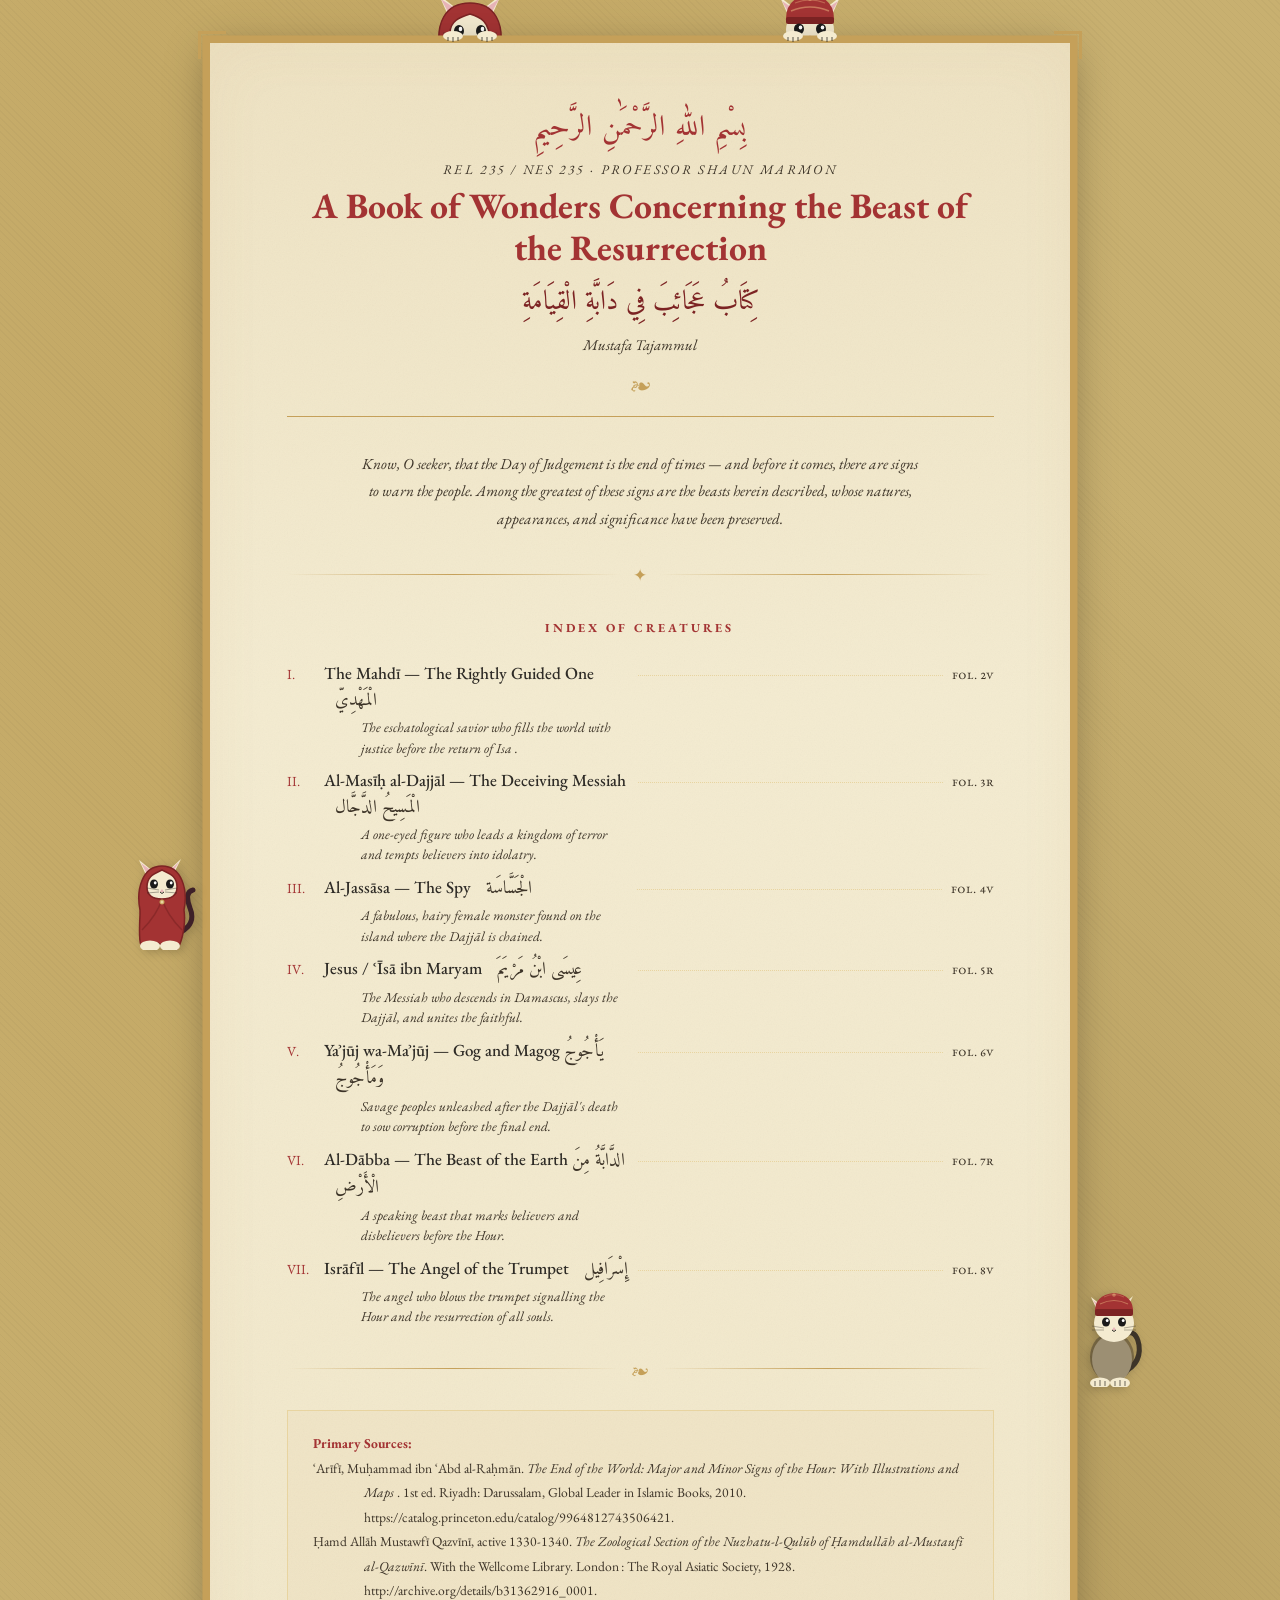
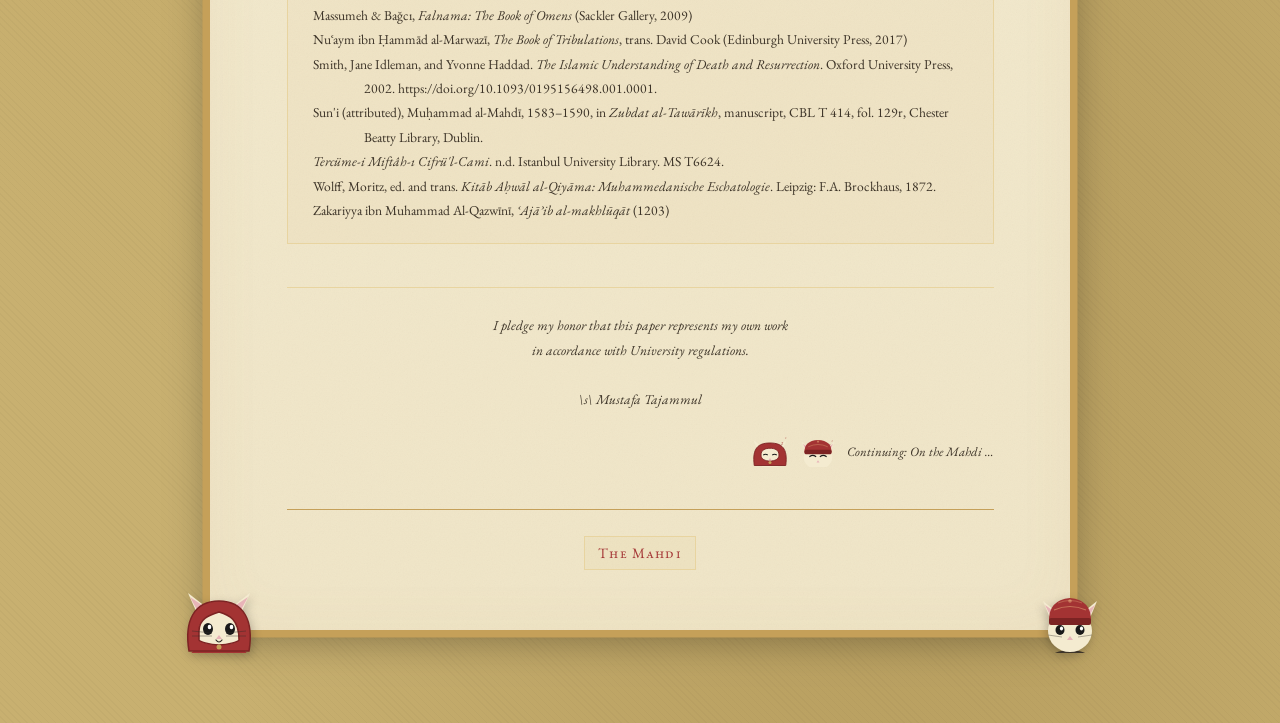
<file: index.html>
<!DOCTYPE html>
<html lang="en">
<head>
  <meta charset="UTF-8" />
  <meta name="viewport" content="width=device-width, initial-scale=1.0" />
  <title>A Book of Wonders Concerning the Beast of the Resurrection</title>
  <link rel="stylesheet" href="style.css" />
  <style>
    .compiler-block { text-align:center; margin-bottom:1.8rem; }
    .compiler-block p { font-size:.88rem; font-style:italic; color:var(--ink-faded); line-height:1.8; }
    .toc-preamble { font-size:.9rem; font-style:italic; line-height:1.8; color:var(--ink-faded); text-align:center; max-width:560px; margin:0 auto 1.5rem; }
    .seal-ornament { text-align:center; font-size:1.4rem; color:var(--gold); margin:1rem 0; letter-spacing:.5rem; }
    .toc-section-heading { font-size:.72rem; letter-spacing:.25em; text-transform:uppercase; color:var(--madder); margin:2rem 0 1rem; text-align:center; }
    .toc-creature-desc { font-size:.8rem; font-style:italic; color:var(--ink-faded); display:block; margin-top:.15rem; padding-left:2.2rem; }
    
    .bibliographic-note { font-size:.8rem; line-height:1.8;  color:var(--ink-faded);
                         padding: 1.2rem 1.5rem 1.2rem 4.5rem; 
                         text-indent: -3rem; 
                         border:1px solid var(--gold-pale); background:rgba(197,160,89,.05); margin-top:1.5rem; }
    .bibliographic-note strong { color:var(--madder); font-style:normal; }
 
  </style>
</head>
<body>
<main class="manuscript-page" role="main">
  <div class="corner-tr" aria-hidden="true"></div>
  <div class="corner-bl" aria-hidden="true"></div>
  <div class="page-inner">
    <span class="folio-number">fol. 1r</span>

    <p class="bismillah" lang="ar" dir="rtl">بِسْمِ اللهِ الرَّحْمَٰنِ الرَّحِيمِ</p>

    <header class="page-title-block">
      <p class="page-title-latin">REL 235 / NES 235 · Professor Shaun Marmon</p>
      <h1 class="page-title-main">A Book of Wonders Concerning the Beast of the Resurrection</h1>
      <p class="page-title-arabic" lang="ar" dir="rtl">كِتَابُ عَجَائِبَ فِي دَابَّةِ الْقِيَامَةِ</p>
      <p class="page-subtitle"><em> Mustafa Tajammul </em></p>
    </header>



    <p class="toc-preamble">
      Know, O seeker, that the Day of Judgement is the end of times —
      and before it comes, there are signs to warn the people. 
      Among the greatest
      of these signs are the beasts herein described, whose natures, 
      appearances, and significance have been preserved.
    </p>

    <div class="manuscript-rule" aria-hidden="true">✦</div>

    <nav aria-label="Table of Contents">
      <h2 class="toc-section-heading">Index of Creatures</h2>
      <ul class="toc-list" role="list">

        <li>
          <span class="toc-entry-num">I.</span>
          <span class="toc-entry-title">
            <a href="mahdi.html">The Mahdī — The Rightly Guided One <span class="arabic-toc" lang="ar" dir="rtl">الْمَهْدِيّ</span></a>
            <span class="toc-creature-desc">The eschatological savior who fills the world with justice before the return of Isa .</span>
          </span>
          <span class="toc-dots" aria-hidden="true"></span>
          <span class="toc-folio">fol. 2v</span>
        </li>

        <li>
          <span class="toc-entry-num">II.</span>
          <span class="toc-entry-title">
            <a href="dajjal.html">Al-Masīḥ al-Dajjāl — The Deceiving Messiah <span class="arabic-toc" lang="ar" dir="rtl">الْمَسِيحُ الدَّجَّال</span></a>
            <span class="toc-creature-desc">A one-eyed figure who leads a kingdom of terror and tempts believers into idolatry.</span>
          </span>
          <span class="toc-dots" aria-hidden="true"></span>
          <span class="toc-folio">fol. 3r</span>
        </li>

        <li>
          <span class="toc-entry-num">III.</span>
          <span class="toc-entry-title">
            <a href="jassasa.html">Al-Jassāsa — The Spy <span class="arabic-toc" lang="ar" dir="rtl">الْجَسَّاسَة</span></a>
            <span class="toc-creature-desc">A fabulous, hairy female monster found on the island where the Dajjāl is chained.</span>
          </span>
          <span class="toc-dots" aria-hidden="true"></span>
          <span class="toc-folio">fol. 4v</span>
        </li>

        <li>
          <span class="toc-entry-num">IV.</span>
          <span class="toc-entry-title">
            <a href="isa.html">Jesus / ʿĪsā ibn Maryam <span class="arabic-toc" lang="ar" dir="rtl">عِيسَى ابْنُ مَرْيَمَ</span></a>
            <span class="toc-creature-desc">The Messiah who descends in Damascus, slays the Dajjāl, and unites the faithful.</span>
          </span>
          <span class="toc-dots" aria-hidden="true"></span>
          <span class="toc-folio">fol. 5r</span>
        </li>

        <li>
          <span class="toc-entry-num">V.</span>
          <span class="toc-entry-title">
            <a href="yajuj.html">Yaʾjūj wa-Maʾjūj — Gog and Magog <span class="arabic-toc" lang="ar" dir="rtl">يَأْجُوجُ وَمَأْجُوجُ</span></a>
            <span class="toc-creature-desc">Savage peoples unleashed after the Dajjāl's death to sow corruption before the final end.</span>
          </span>
          <span class="toc-dots" aria-hidden="true"></span>
          <span class="toc-folio">fol. 6v</span>
        </li>

        <li>
          <span class="toc-entry-num">VI.</span>
          <span class="toc-entry-title">
            <a href="dabba.html">Al-Dābba — The Beast of the Earth <span class="arabic-toc" lang="ar" dir="rtl">الدَّابَّةُ مِنَ الْأَرْضِ</span></a>
            <span class="toc-creature-desc">A speaking beast that marks believers and disbelievers before the Hour.</span>
          </span>
          <span class="toc-dots" aria-hidden="true"></span>
          <span class="toc-folio">fol. 7r</span>
        </li>

        <li>
          <span class="toc-entry-num">VII.</span>
          <span class="toc-entry-title">
            <a href="israfil.html">Isrāfīl — The Angel of the Trumpet <span class="arabic-toc" lang="ar" dir="rtl">إِسْرَافِيل</span></a>
            <span class="toc-creature-desc">The angel who blows the trumpet signalling the Hour and the resurrection of all souls.</span>
          </span>
          <span class="toc-dots" aria-hidden="true"></span>
          <span class="toc-folio">fol. 8v</span>
        </li>

      </ul>
    </nav>

    <div class="manuscript-rule" aria-hidden="true">❧</div>

    <div class="bibliographic-note">
      <strong>Primary Sources:</strong><br>
      
      <p>ʻArīfī, Muḥammad ibn ʻAbd al-Raḥmān. <em>The End of the World: Major and Minor Signs of the Hour: With Illustrations and Maps </em>. 
      1st ed. Riyadh: Darussalam, Global Leader in Islamic Books, 2010. https://catalog.princeton.edu/catalog/9964812743506421. </p>
      
      <p> Ḥamd Allāh Mustawfī Qazvīnī, active 1330-1340. <em>The Zoological Section of the Nuzhatu-l-Qulūb of Ḥamdullāh al-Mustaufī al-Qazwīnī</em>. 
      With the Wellcome Library. London : The Royal Asiatic Society, 1928. http://archive.org/details/b31362916_0001. </p>
      <p> Massumeh &amp; Bağcı, <em>Falnama: The Book of Omens</em> (Sackler Gallery, 2009) </p>
      
      <p> Nuʿaym ibn Ḥammād al-Marwazī, <em>The Book of Tribulations</em>, trans. David Cook (Edinburgh University Press, 2017) </p>
      
      <p> Smith, Jane Idleman, and Yvonne Haddad. <em>The Islamic Understanding of Death and Resurrection</em>. Oxford University Press,
      2002. https://doi.org/10.1093/0195156498.001.0001.</p>
      
      <p> Sun'i (attributed), Muḥammad al-Mahdī, 1583–1590, in <em>Zubdat al-Tawārīkh</em>, manuscript, CBL T 414, fol. 129r, Chester Beatty Library, Dublin. </p>
      
      <p> <em>Tercüme-i Miftâh-ı Cifrü'l-Cami</em>. n.d. Istanbul University Library. MS T6624. </p>
      
      <p> Wolff, Moritz, ed. and trans.  <em>Kitāb Aḥwāl al-Qiyāma: Muhammedanische Eschatologie</em>. Leipzig: F.A. Brockhaus, 1872. </p>
        
      <p> Zakariyya ibn Muhammad Al-Qazwīnī, <em>ʿAjāʾib al-makhlūqāt</em> (1203) </p>
    
      
    </div>

    <div class="colophon-block">
      <p>
        <em>I pledge my honor that this paper represents my own work<br>
        in accordance with University regulations.</em><br><br>
        \s\ Mustafa Tajammul
      </p>
    </div>

    <div class="catchword"><em>Continuing: On the Mahdi …</em></div>

    <nav class="page-nav" aria-label="Page navigation" style="justify-content: center;" >
      <a href="mahdi.html">The Mahdi</a>
    </nav>

  </div>
</main>
 <script src="cats.js"></script>
</body>
</html>
</file>
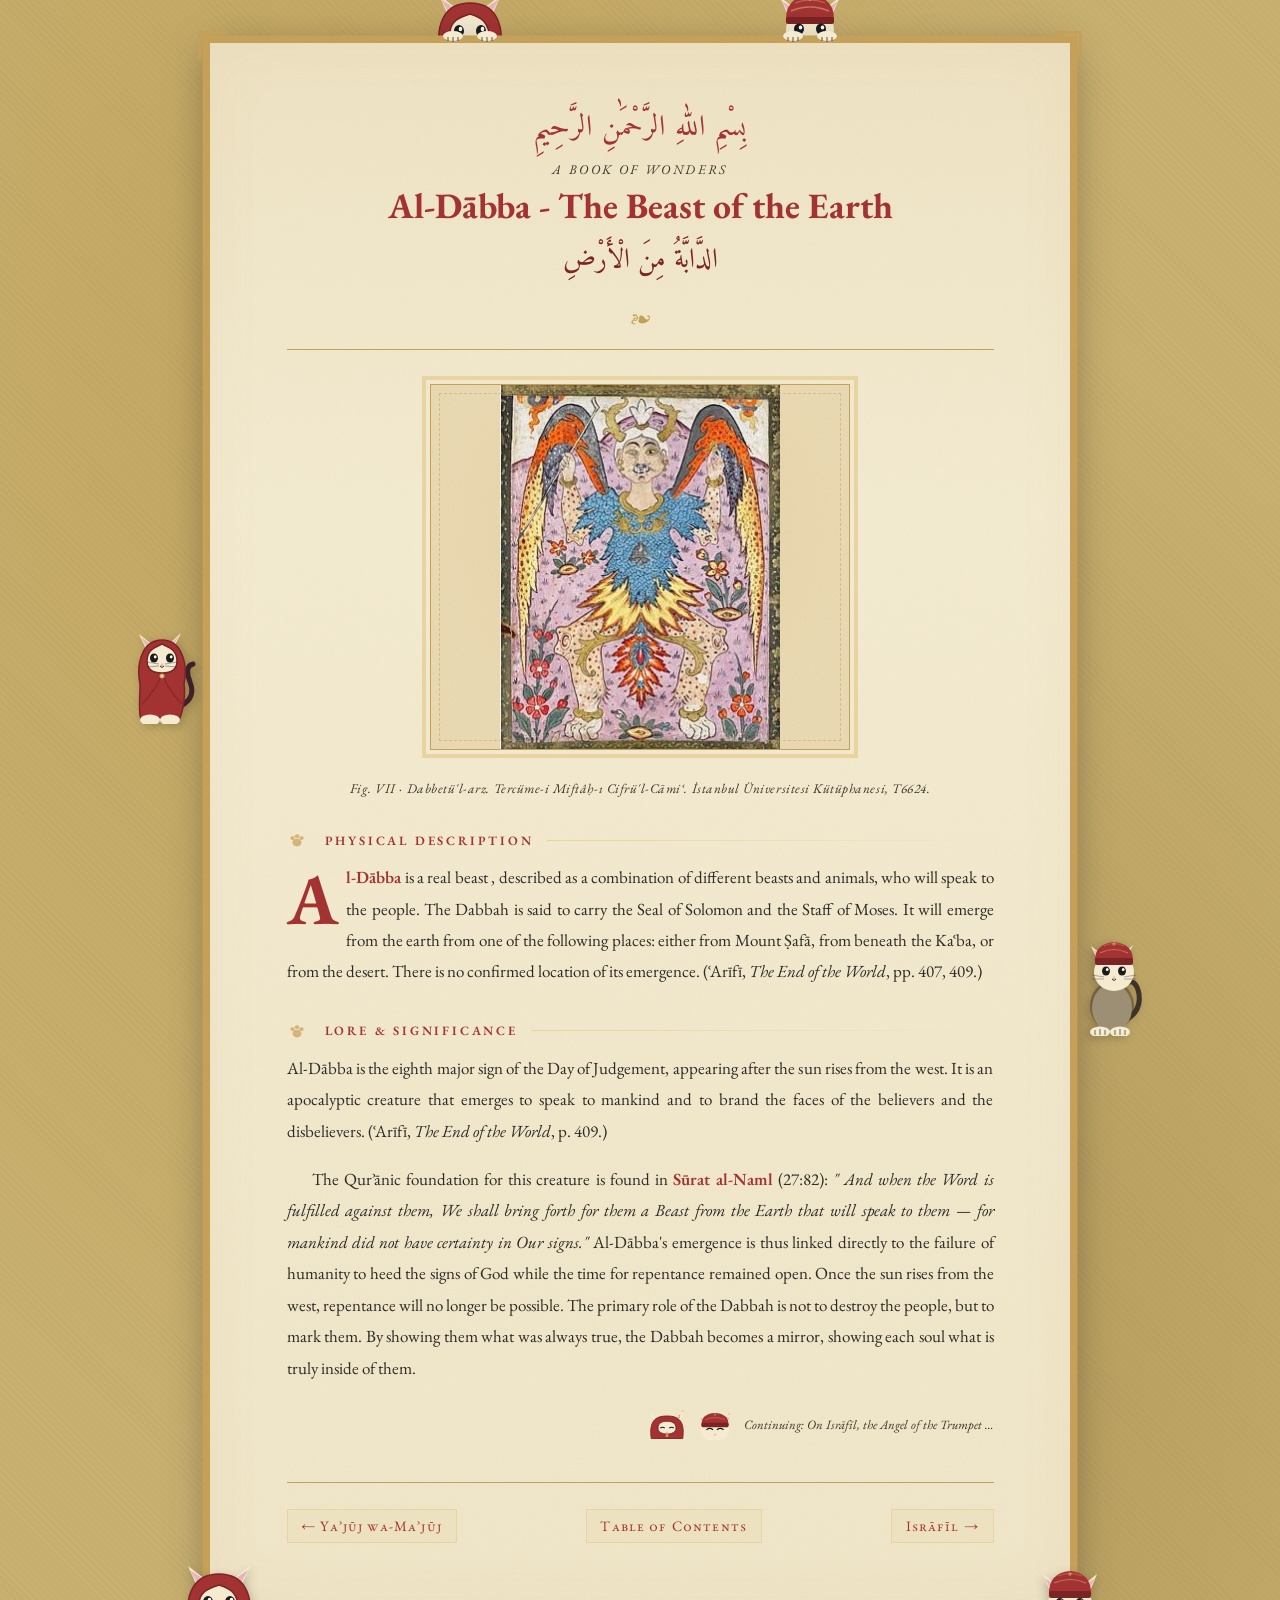
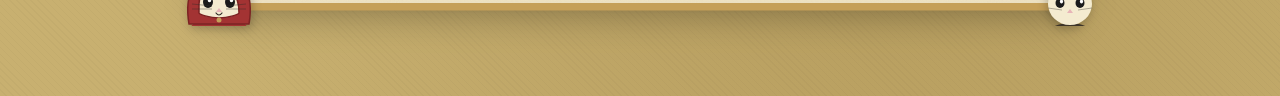
<file: dabba.html>
<!DOCTYPE html>
<html lang="en">
<head>
  <meta charset="UTF-8" />
  <meta name="viewport" content="width=device-width, initial-scale=1.0" />
  <title>Al-Dābba — A Book of Wonders</title>
  <link rel="stylesheet" href="style.css" />
  <style>
    .analysis-block {
      background: rgba(163,51,51,0.05);
      border-left: 3px solid var(--madder);
      padding: .85rem 1.2rem;
      margin: 1.2rem 0;
      font-size: .88rem;
      font-style: italic;
      color: var(--madder-dark);
      line-height: 1.75;
    }
    .analysis-block::before {
      content: 'Thematic Significance · ';
      font-weight: 700;
      font-style: normal;
      font-size: .72rem;
      letter-spacing: .1em;
      text-transform: uppercase;
      display: block;
      margin-bottom: .3rem;
    }
  </style>
</head>
<body>
<main class="manuscript-page" role="main">
  <div class="corner-tr" aria-hidden="true"></div>
  <div class="corner-bl" aria-hidden="true"></div>
  <div class="page-inner">
    <span class="folio-number">fol. 28v</span>

    <p class="bismillah" lang="ar" dir="rtl">بِسْمِ اللهِ الرَّحْمَٰنِ الرَّحِيمِ</p>

    <header class="page-title-block">
      <p class="page-title-latin">A Book of Wonders</p>
      <h1 class="page-title-main">Al-Dābba - The Beast of the Earth</h1>
      <p class="page-title-arabic" lang="ar" dir="rtl">الدَّابَّةُ مِنَ الْأَرْضِ</p>
    </header>

    <!-- Illustration — sourced from Tercüme-i Miftâh-ı Cifrü'l-Cami, Istanbul University Library T6624 -->
    <figure class="illustration-frame" role="img" aria-label="Dabbetü'l-arz, from Tercüme-i Miftah-i Cifru'l-Cami, Istanbul University Library T6624">
     <img src = "dabba.jpg"></img>
    </figure>
    <figcaption class="illustration-caption">
      Fig. VII · <em>Dabbetü'l-arz.</em>
      <em>Tercüme-i Miftâḥ-ı Cifrü'l-Cāmiʿ.</em>
      İstanbul Üniversitesi Kütüphanesi, T6624.
    </figcaption>

    <!-- Physical Description -->
    <h2 class="section-header">Physical Description</h2>
    <p class="manuscript-text has-dropcap">
      <span class="rubric">Al-Dābba</span> is a real beast ,
       described as a combination of different beasts and animals, who will speak to the people. 
      The Dabbah is said to carry the Seal of Solomon and the Staff of Moses.
      It will emerge from the earth from one of the following places: either from Mount Ṣafā, 
      from beneath the Kaʿba, or from the desert.
      There is no confirmed  location of its emergence.
      (ʿArīfī, <em>The End of the World</em>, pp. 407, 409.)
    </p>

    <!-- Lore -->
    <h2 class="section-header">Lore &amp; Significance</h2>
    <p class="manuscript-text">
      Al-Dābba is the eighth major sign of the Day of Judgement,
      appearing after the sun rises from the west. 
      It is an apocalyptic creature that emerges to speak
      to mankind and to brand the faces of the believers and the disbelievers.
      (ʿArīfī, <em>The End of the World</em>, p. 409.)
    </p>
    <p class="manuscript-text">
      The Qurʾānic foundation for this creature is found in
      <span class="rubric">Sūrat al-Naml</span> (27:82):
      <em>" And when the Word is fulfilled against them, We shall bring forth for
         them a Beast from the Earth
      that will speak to them — for mankind did not have certainty in Our signs."</em>
      Al-Dābba's emergence is thus linked directly to the failure of humanity to heed the signs of God
      while the time for repentance remained open. Once the sun rises from the west, repentance will 
      no longer be possible. The
       primary role of the Dabbah is not to destroy 
      the people, but to mark them.  By showing them what was always true,
       the Dabbah becomes a mirror, 
      showing each soul what is truly inside of them.

    </p>

    <div class="catchword"><em>Continuing: On Isrāfīl, the Angel of the Trumpet …</em></div>

    <nav class="page-nav" aria-label="Page navigation">
      <a href="yajuj.html">← Yaʾjūj wa-Maʾjūj</a>
      <span class="nav-center" aria-hidden="true">
        <a href="index.html"> Table of Contents </a>
      </span>      
      <a href="israfil.html">Isrāfīl →</a>
    </nav>
  </div>
</main>
  <script src="cats.js"></script>
</body>
</html>
</file>
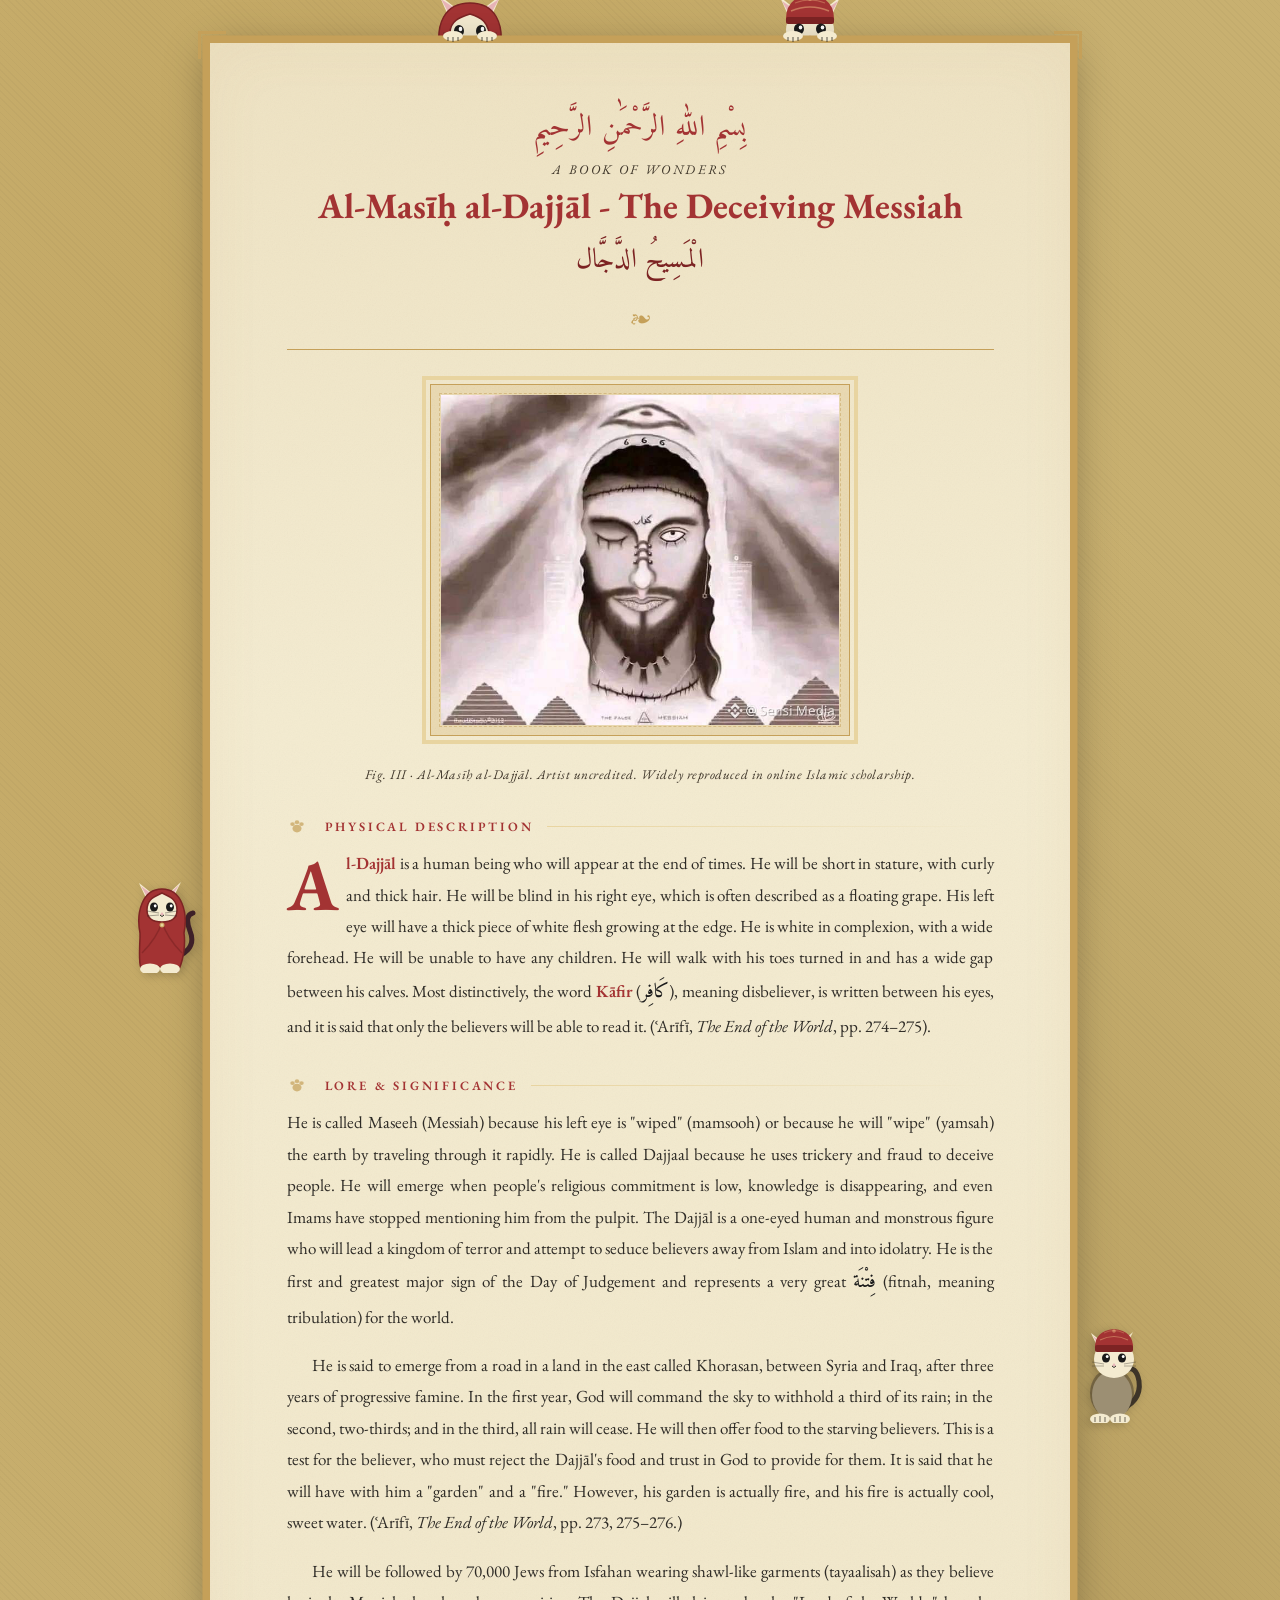
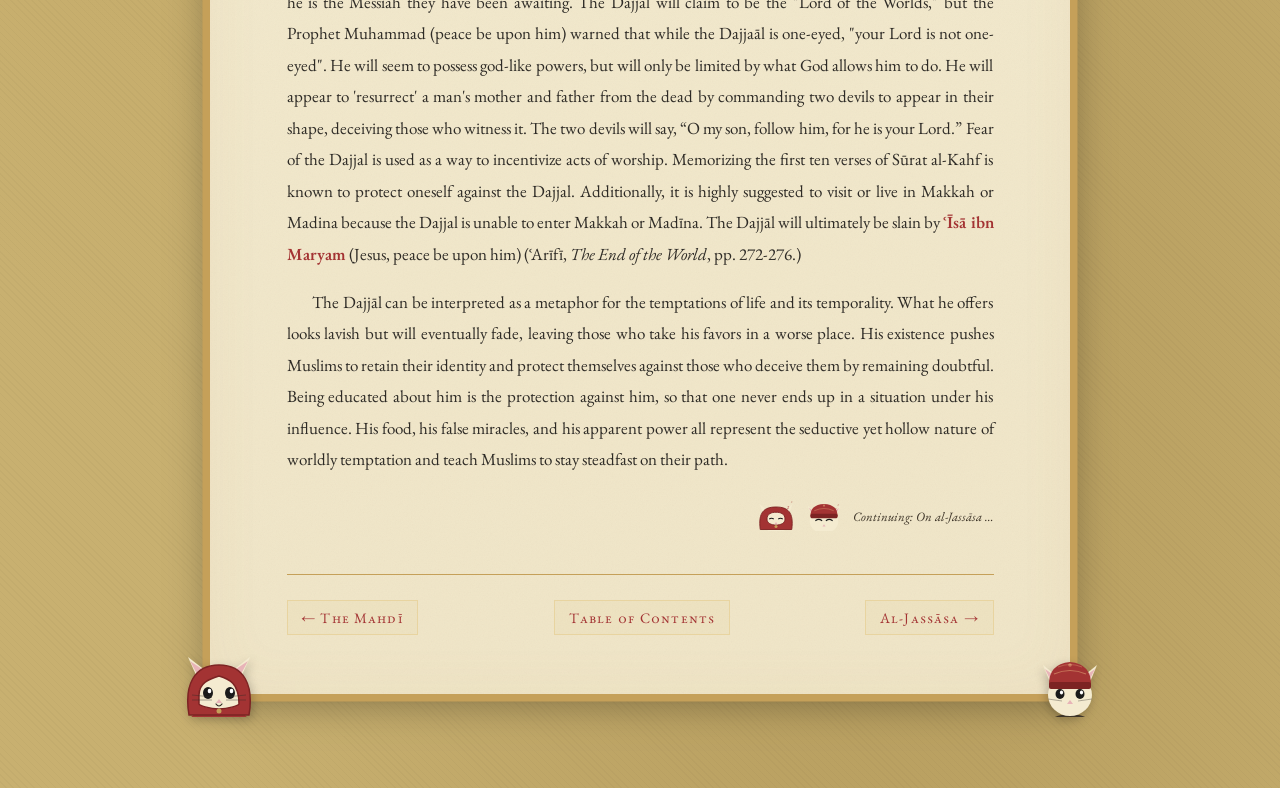
<file: dajjal.html>
<!DOCTYPE html>
<html lang="en">
<head>
  <meta charset="UTF-8" />
  <meta name="viewport" content="width=device-width, initial-scale=1.0" />
  <title>Al-Masīḥ al-Dajjāl — A Book of Wonders</title>
  <link rel="stylesheet" href="style.css" />
  <style>
    .analysis-block {
      background: rgba(163,51,51,0.05);
      border-left: 3px solid var(--madder);
      padding: .85rem 1.2rem;
      margin: 1.2rem 0;
      font-size: .88rem;
      font-style: italic;
      color: var(--madder-dark);
      line-height: 1.75;
    }
    .analysis-block::before {
      content: 'Thematic Significance · ';
      font-weight: 700;
      font-style: normal;
      font-size: .72rem;
      letter-spacing: .1em;
      text-transform: uppercase;
      display: block;
      margin-bottom: .3rem;
    }
  </style>
</head>
<body>
<main class="manuscript-page" role="main">
  <div class="corner-tr" aria-hidden="true"></div>
  <div class="corner-bl" aria-hidden="true"></div>
  <div class="page-inner">
    <span class="folio-number">fol. 9r</span>

    <p class="bismillah" lang="ar" dir="rtl">بِسْمِ اللهِ الرَّحْمَٰنِ الرَّحِيمِ</p>

    <header class="page-title-block">
      <p class="page-title-latin">A Book of Wonders </p>
      <h1 class="page-title-main">Al-Masīḥ al-Dajjāl - The Deceiving Messiah</h1>
      <p class="page-title-arabic" lang="ar" dir="rtl">الْمَسِيحُ الدَّجَّال</p>
    </header>

  
    <!-- Illustration — uncredited image widely used in online scholarship, as noted in the PDF -->
    <figure class="illustration-frame"> 
      <img src="dajjal.jpg" alt="Al-Masīḥ al-Dajjāl, depicted as a one-eyed figure with a wide forehead and a blind right eye
      described as a floating grape. The word 'Kāfir' is written between his eyes, meaning 'disbeliever'.
       The image is widely used in online Islamic scholarship, but the specific artist is not credited in
        major archives." class="sourced-image" />  
    </figure>
    <figcaption class="illustration-caption">
      Fig. III · <em>Al-Masīḥ al-Dajjāl.</em>
      Artist uncredited. Widely reproduced in online Islamic scholarship.
    </figcaption>

    <!-- Physical Description -->
    <h2 class="section-header">Physical Description</h2>
    <p class="manuscript-text has-dropcap">
      <span class="rubric">Al-Dajjāl</span> is a human being who will appear at the end of times.
       He will be short in stature, with curly and thick hair.
      He will be blind in his right eye, which is often described as a floating grape. His  
      left eye will have a thick piece of white flesh growing at the edge.
      He is white in complexion, with a wide forehead. He will be unable to have any children. 
      He will walk with his toes turned in and has a wide gap between his calves.
       Most distinctively,
      the word <span class="rubric">Kāfir</span>
      (<span class="arabic-inline" lang="ar" dir="rtl">كَافِر</span>), meaning disbeliever, 
      is written between his eyes, and it is said that only the believers will be able to read it.
      (ʿArīfī, <em>The End of the World</em>, pp. 274–275).
    </p>

    <!-- Lore -->
    <h2 class="section-header">Lore &amp; Significance</h2>
    <p class="manuscript-text">
      He is called Maseeh (Messiah) because his left eye 
      is "wiped" (mamsooh) or because he will "wipe" (yamsah) the earth by
       traveling through it rapidly. He is called Dajjaal 
       because he uses trickery and fraud to deceive people. He will emerge when
        people's religious commitment is low, knowledge is disappearing, and even
         Imams have stopped mentioning him from the pulpit. 
      The Dajjāl is a one-eyed human and monstrous figure who will lead a kingdom of terror
       and attempt to seduce believers away from Islam and into idolatry. He is 
       the first and greatest major sign of the Day of Judgement 
      and represents a very great <span class="arabic-inline" lang="ar" dir="rtl">فِتْنَة</span>
      (fitnah, meaning tribulation) for the world. 
      </p>
    <p class="manuscript-text">
      He is said to emerge from a road in a land
       in the east called 
      Khorasan, between Syria and Iraq, after three years of progressive famine. 
      In the first year, God will
      command the sky to withhold a third of its rain; in the second, two-thirds; and in the third,
      all rain will cease. He will then offer food to the starving believers. 
      This is a test for the believer, who must reject the Dajjāl's food and trust in God to 
      provide for them. It is said that he will have with him a "garden" and a "fire."
       However, his garden is actually fire, 
       and his fire is actually cool, sweet water.
      (ʿArīfī, <em>The End of the World</em>, pp. 273, 275–276.)
    </p>
    <p class="manuscript-text">
      He will be followed by 70,000 Jews from Isfahan wearing shawl-like garments (tayaalisah) as they 
      believe he is the Messiah they have been awaiting. The Dajjal will claim to be the "Lord of the Worlds,"
      but the Prophet Muhammad (peace be upon him) warned that while the Dajjaāl is one-eyed, 
      "your Lord is not one-eyed". 
      He will seem to possess god-like powers, but will only be limited by what God allows him to do.
       He will appear to 'resurrect' a man's mother and father
      from the dead by commanding two devils to appear in their shape, deceiving those who witness it.
      The two devils will say,
        “O my son, follow him, for he is your Lord.”
       Fear of the Dajjal is used as a way to incentivize acts of worship. Memorizing 
      the first ten verses of Sūrat al-Kahf is known to protect oneself against the Dajjal. 
      Additionally, it is highly suggested to visit or live in Makkah or  Madina because the Dajjal 
       is unable to enter Makkah or Madīna. The Dajjāl will ultimately be slain by
      <span class="rubric">ʿĪsā ibn Maryam</span> (Jesus, peace be upon him)
       (ʿArīfī, <em>The End of the World</em>, pp. 272-276.)
    </p>

     <p class="manuscript-text">
     The Dajjāl can be interpreted as a metaphor for the  temptations of life and its temporality.
      What he offers looks lavish but will eventually fade, leaving those who take his 
      favors in a worse place. His existence pushes Muslims to retain their 
      identity and protect themselves against those who deceive them by remaining doubtful.
      Being educated about him is the protection against him, so that one never ends up
      in a situation under his influence. His food, his false miracles, and his apparent
      power all represent the seductive yet hollow nature of worldly temptation and teach 
      Muslims to stay steadfast on their path.
      
    </p>


    <div class="catchword"><em>Continuing: On al-Jassāsa …</em></div>

    <nav class="page-nav" aria-label="Page navigation">
      <a href="mahdi.html">← The Mahdī</a>
       <span class="nav-center" aria-hidden="true">
        <a href="index.html"> Table of Contents </a>
      </span>
      <a href="jassasa.html">Al-Jassāsa →</a>
    </nav>
  </div>
</main>
 <script src="cats.js"></script>
</body>
</html>
</file>
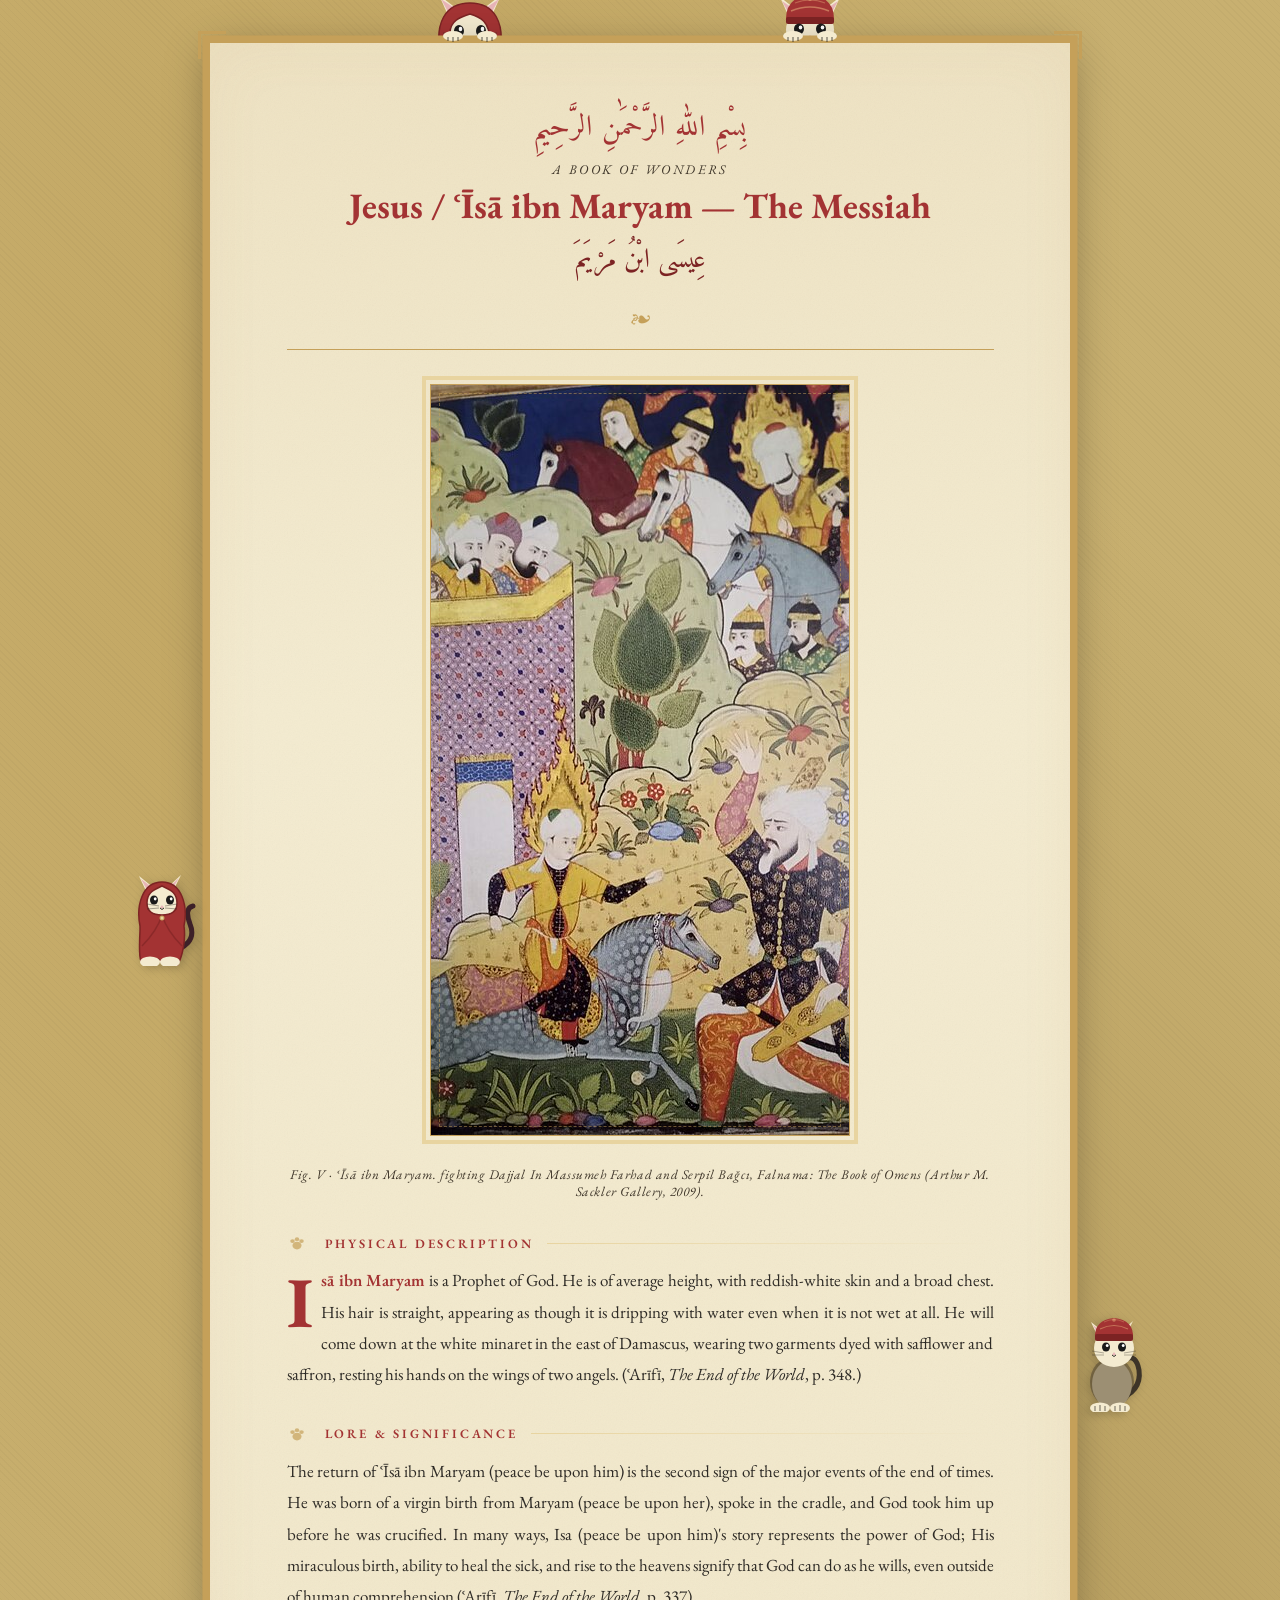
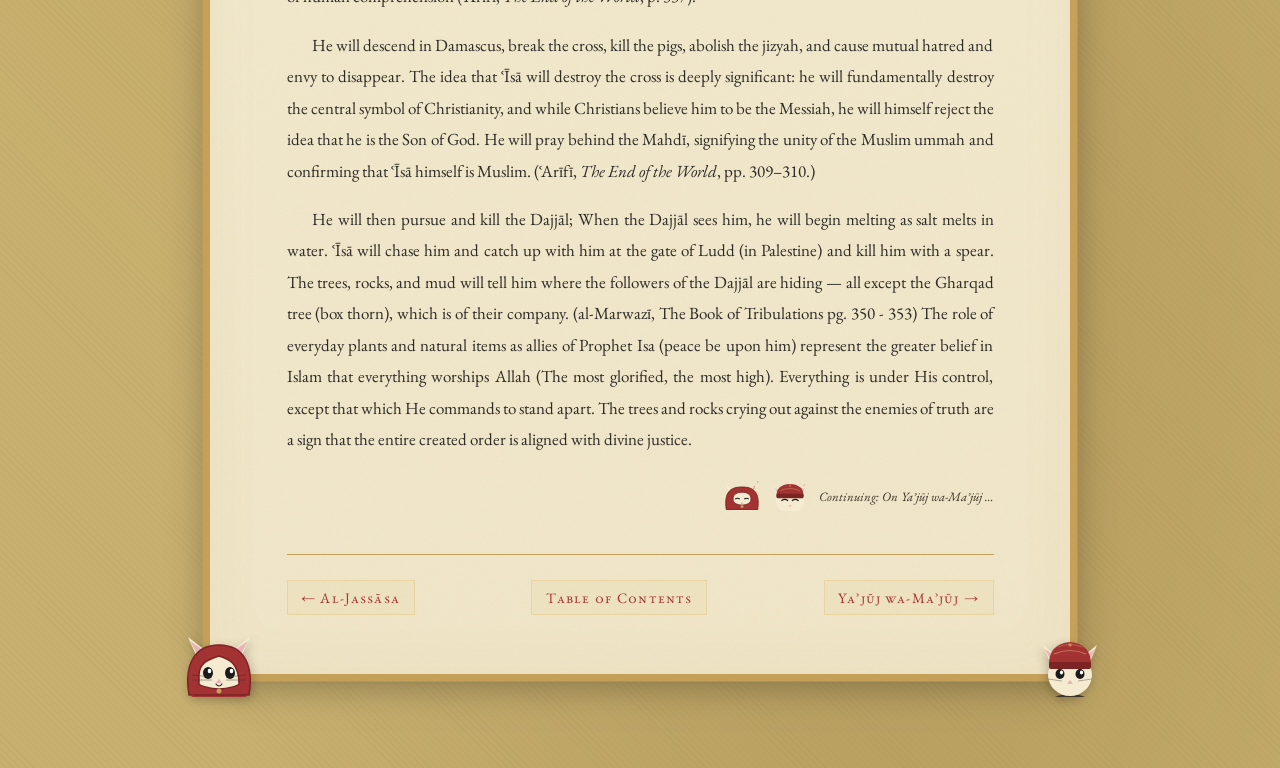
<file: isa.html>
<!DOCTYPE html>
<html lang="en">
<head>
  <meta charset="UTF-8" />
  <meta name="viewport" content="width=device-width, initial-scale=1.0" />
  <title>ʿĪsā ibn Maryam — A Book of Wonders</title>
  <link rel="stylesheet" href="style.css" />
  <style>
    .analysis-block {
      background: rgba(163,51,51,0.05);
      border-left: 3px solid var(--madder);
      padding: .85rem 1.2rem;
      margin: 1.2rem 0;
      font-size: .88rem;
      font-style: italic;
      color: var(--madder-dark);
      line-height: 1.75;
    }
    .analysis-block::before {
      content: 'Thematic Significance · ';
      font-weight: 700;
      font-style: normal;
      font-size: .72rem;
      letter-spacing: .1em;
      text-transform: uppercase;
      display: block;
      margin-bottom: .3rem;
    }
  </style>
</head>
<body>
<main class="manuscript-page" role="main">
  <div class="corner-tr" aria-hidden="true"></div>
  <div class="corner-bl" aria-hidden="true"></div>
  <div class="page-inner">
    <span class="folio-number">fol. 18v</span>

    <p class="bismillah" lang="ar" dir="rtl">بِسْمِ اللهِ الرَّحْمَٰنِ الرَّحِيمِ</p>

    <header class="page-title-block">
      <p class="page-title-latin">A Book of Wonders</p>
      <h1 class="page-title-main">Jesus / ʿĪsā ibn Maryam — The Messiah</h1>
      <p class="page-title-arabic" lang="ar" dir="rtl">عِيسَى ابْنُ مَرْيَمَ</p>
    </header>

 
    <!-- Illustration — from Falnama: The Book of Omens (Massumeh & Bagci, Sackler Gallery 2009) per the PDF -->
    <figure class="illustration-frame" role="img" aria-label="Jesus / Isa ibn Maryam, from Falnama: The Book of Omens">
      <img src="isa.jpg"> </img>
    </figure>
    <figcaption class="illustration-caption">
      Fig. V · <em>ʿĪsā ibn Maryam.</em> fighting Dajjal 
      In Massumeh Farhad and Serpil Bağcı, <em>Falnama: The Book of Omens</em>
      (Arthur M. Sackler Gallery, 2009).
    </figcaption>

    <!-- Physical Description -->
    <h2 class="section-header">Physical Description</h2>
    <p class="manuscript-text has-dropcap">
      <span class="rubric">Isā ibn Maryam</span> is a Prophet of God. He is of average height, with reddish-white skin
      and a broad chest. His hair is straight, appearing as though it is dripping with water even
      when it is not wet at all. He will come down at the white minaret in the east of Damascus,
      wearing two garments dyed with safflower and saffron, resting his hands on the wings of two angels.
      (ʿArīfī, <em>The End of the World</em>, p. 348.)
    </p>

    <!-- Lore -->
    <h2 class="section-header">Lore &amp; Significance</h2>
    <p class="manuscript-text">
      The return of ʿĪsā ibn Maryam (peace be upon him) is the second sign of the major events of the end of times. 
      He was born of a virgin birth from Maryam (peace be upon her), spoke in the cradle, and God took 
      him up before he was crucified. In many ways, Isa (peace be upon him)'s story  represents the power of God; 
      His miraculous birth, ability to heal the sick, and rise to the heavens signify that God can
      do as he wills, even outside of human comprehension (ʿArīfī, <em>The End of the World</em>, p. 337).
      
      
    </p>
    <p class="manuscript-text">
    He will descend in Damascus,  break the cross,
      kill the pigs, abolish the jizyah, and cause mutual hatred and envy to disappear.   
       The idea that ʿĪsā will destroy the cross is deeply significant: he will fundamentally
      destroy the central symbol of Christianity, and while Christians believe him to be the
      Messiah, he will himself reject the idea that he is the Son of God.
        
       He will pray behind the Mahdī, signifying the unity of the Muslim ummah and confirming
      that ʿĪsā himself is Muslim. 
            (ʿArīfī, <em>The End of the World</em>, pp. 309–310.)

      </p>
    <p class="manuscript-text">
      He will then pursue and kill the Dajjāl;
      When the Dajjāl sees him, he will begin melting as salt melts in water.
      ʿĪsā will chase him and catch up with him at the gate of Ludd (in Palestine)
      and kill him with a spear. The trees, rocks, and mud will tell him where the followers
      of the Dajjāl are hiding — all except the Gharqad tree (box thorn), which is of their company. (al-Marwazī, The Book of Tribulations pg. 350 - 353)
      The role of everyday plants and natural items as allies of Prophet Isa (peace be upon him)
      represent the greater belief in Islam that everything worships Allah (The most glorified, the most high). Everything is under His control, 
      except that which He commands
      to stand apart. The trees and rocks crying out against the enemies of truth are a sign
      that the entire created order is aligned with divine justice.
    </p>


    <div class="catchword"><em>Continuing: On Yaʾjūj wa-Maʾjūj …</em></div>

    <nav class="page-nav" aria-label="Page navigation">
      <a href="jassasa.html">← Al-Jassāsa</a>
       <span class="nav-center" aria-hidden="true">
        <a href="index.html"> Table of Contents </a>
      </span>
      <a href="yajuj.html">Yaʾjūj wa-Maʾjūj →</a>
    </nav>
  </div>
</main>
 <script src="cats.js"></script>
</body>
</html>
</file>
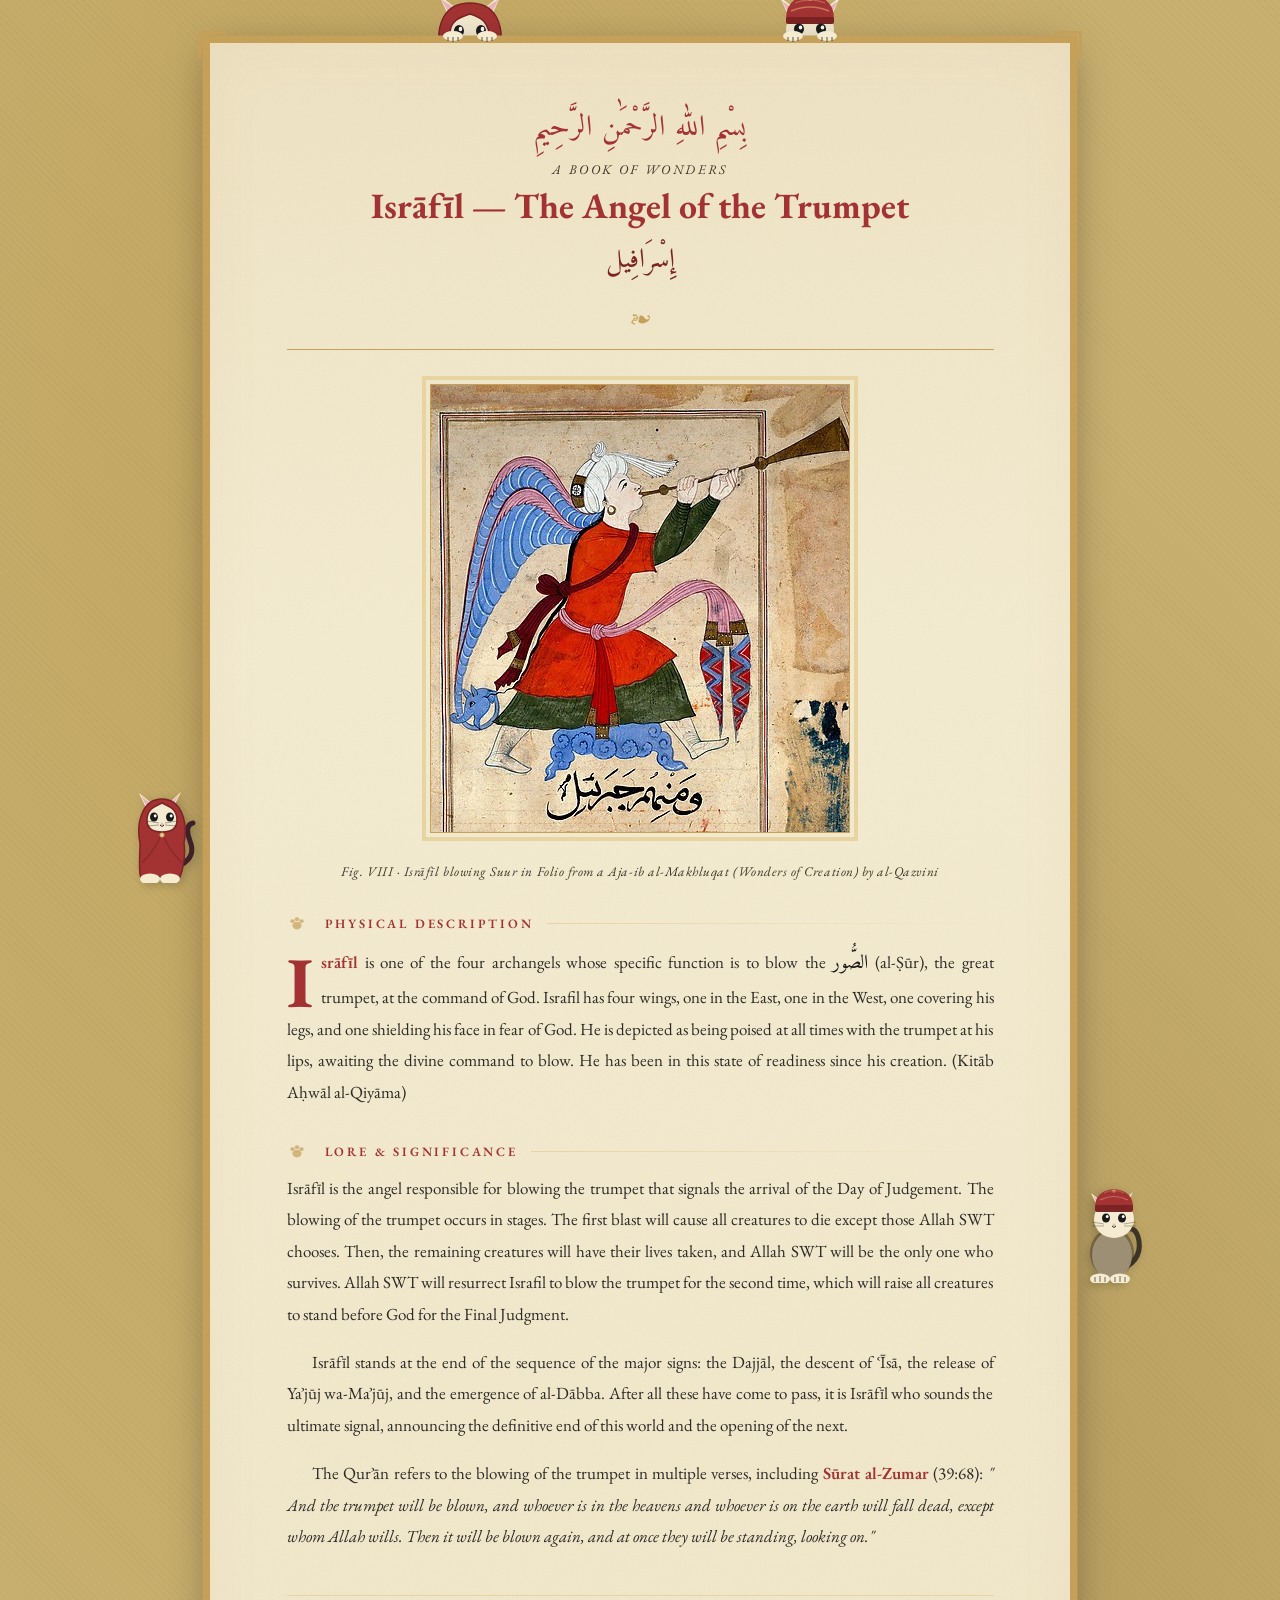
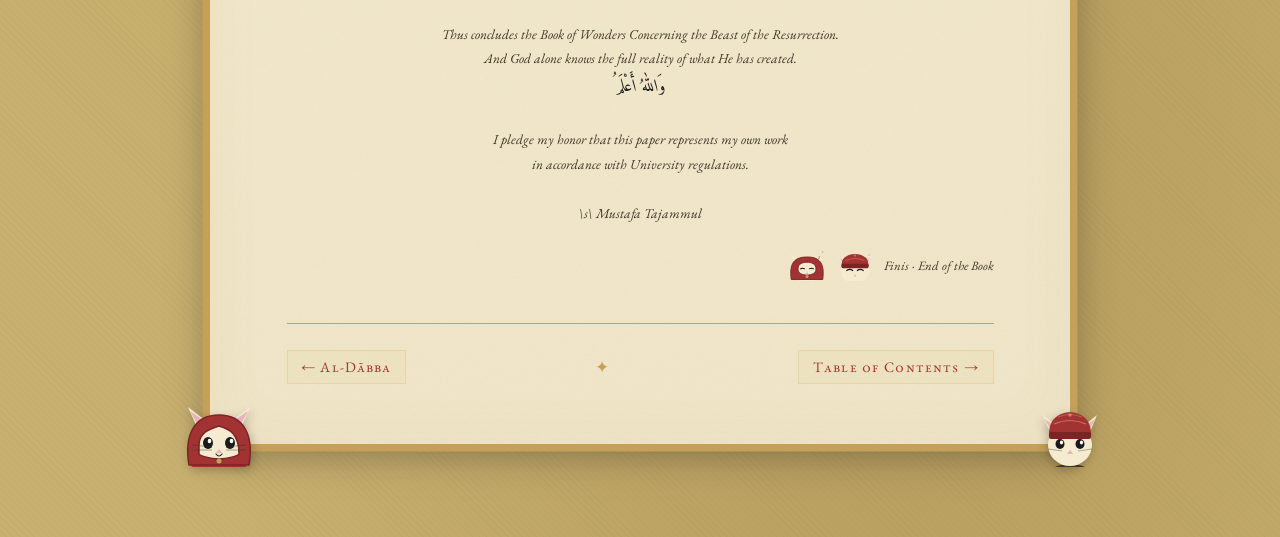
<file: israfil.html>
<!DOCTYPE html>
<html lang="en">
<head>
  <meta charset="UTF-8" />
  <meta name="viewport" content="width=device-width, initial-scale=1.0" />
  <title>Isrāfīl — A Book of Wonders</title>
  <link rel="stylesheet" href="style.css" />
  <style>
    .analysis-block {
      background: rgba(163,51,51,0.05);
      border-left: 3px solid var(--madder);
      padding: .85rem 1.2rem;
      margin: 1.2rem 0;
      font-size: .88rem;
      font-style: italic;
      color: var(--madder-dark);
      line-height: 1.75;
    }
    .analysis-block::before {
      content: 'Thematic Significance · ';
      font-weight: 700;
      font-style: normal;
      font-size: .72rem;
      letter-spacing: .1em;
      text-transform: uppercase;
      display: block;
      margin-bottom: .3rem;
    }
  </style>
</head>
<body>
<main class="manuscript-page" role="main">
  <div class="corner-tr" aria-hidden="true"></div>
  <div class="corner-bl" aria-hidden="true"></div>
  <div class="page-inner">
    <span class="folio-number">fol. 33r</span>

    <p class="bismillah" lang="ar" dir="rtl">بِسْمِ اللهِ الرَّحْمَٰنِ الرَّحِيمِ</p>

    <header class="page-title-block">
      <p class="page-title-latin">A Book of Wonders</p>
      <h1 class="page-title-main">Isrāfīl  — The Angel of the Trumpet</h1>
      <p class="page-title-arabic" lang="ar" dir="rtl">إِسْرَافِيل</p>
    </header>


    <!-- Illustration — the angel with trumpet image appears in the PDF on p.4 in the Israfil section -->
    <figure class="illustration-frame" role="img" aria-label="Israfil, the angel, blowing the trumpet, manuscript miniature">
      <img src = "Israfil.jpg"> </img>
    </figure>
    <figcaption class="illustration-caption">
      Fig. VIII · <em>Isrāfīl blowing Suur</em> in Folio from a Aja-ib al-Makhluqat (Wonders of Creation) by al-Qazvini
    </figcaption>

    <!-- Physical Description -->
    <h2 class="section-header">Physical Description</h2>
    <p class="manuscript-text has-dropcap">
      <span class="rubric">Isrāfīl</span> is one of the four archangels
      whose specific function is to blow the
      <span class="arabic-inline" lang="ar" dir="rtl">الصُّور</span>
      (al-Ṣūr), the great trumpet, at the command of God. Israfil has four wings, 
      one in the East, one in the West, one covering his legs, and one shielding his face in fear of God.
      He is depicted as being poised at all times with the trumpet at his lips, 
      awaiting the divine command to blow.
      He has been in this state of readiness since his creation. (Kitāb Aḥwāl al-Qiyāma)
    </p>

    <!-- Lore -->
    <h2 class="section-header">Lore &amp; Significance</h2>
    <p class="manuscript-text">

      

      Isrāfīl is the angel responsible for blowing the trumpet that signals the arrival of the Day
      of Judgement. The blowing of the trumpet occurs in stages. The first blast
      will cause all creatures to die except those Allah SWT chooses. Then, the remaining creatures 
      will have their lives taken, and Allah SWT will be the only one who survives. Allah SWT
      will resurrect Israfil to blow the trumpet for the second time, which 
      will raise all creatures to stand before God
      for the Final Judgment.
    </p>
    <p class="manuscript-text">
      Isrāfīl stands at the end of the sequence of the major signs:
      the Dajjāl, the descent of ʿĪsā, the release of Yaʾjūj wa-Maʾjūj,
       and the emergence of al-Dābba. After all these have come to pass,
      it is Isrāfīl who sounds the ultimate signal, announcing the definitive end of this world
      and the opening of the next.
    </p>
    <p class="manuscript-text">
      The Qurʾān refers to the blowing of the trumpet in multiple verses, including
      <span class="rubric">Sūrat al-Zumar</span> (39:68):
      <em>" And the trumpet will be blown, and whoever is in the heavens and whoever is on the earth
      will fall dead, except whom Allah wills. Then it will be blown again, and at once they will be
      standing, looking on."</em>
    </p>

    <div class="colophon-block">
      <p>
        <em>Thus concludes the Book of Wonders Concerning the Beast of the Resurrection.<br>
        And God alone knows the full reality of what He has created.</em><br>
        <span lang="ar" dir="rtl" class="arabic-inline" style="font-size:1rem;">وَاللهُ أَعْلَمُ</span>
        <br><br>
        <em>I pledge my honor that this paper represents my own work<br>
        in accordance with University regulations.</em><br><br>
        \s\ Mustafa Tajammul
      </p>
    </div>

    <div class="catchword"><em>Finis · End of the Book</em></div>

    <nav class="page-nav" aria-label="Page navigation">
      <a href="dabba.html">← Al-Dābba</a>
      <span class="nav-center" aria-hidden="true">✦</span>
      <a href="index.html">Table of Contents →</a>
    </nav>
  </div>
</main>
 <script src="cats.js"></script>
</body>
</html>
</file>
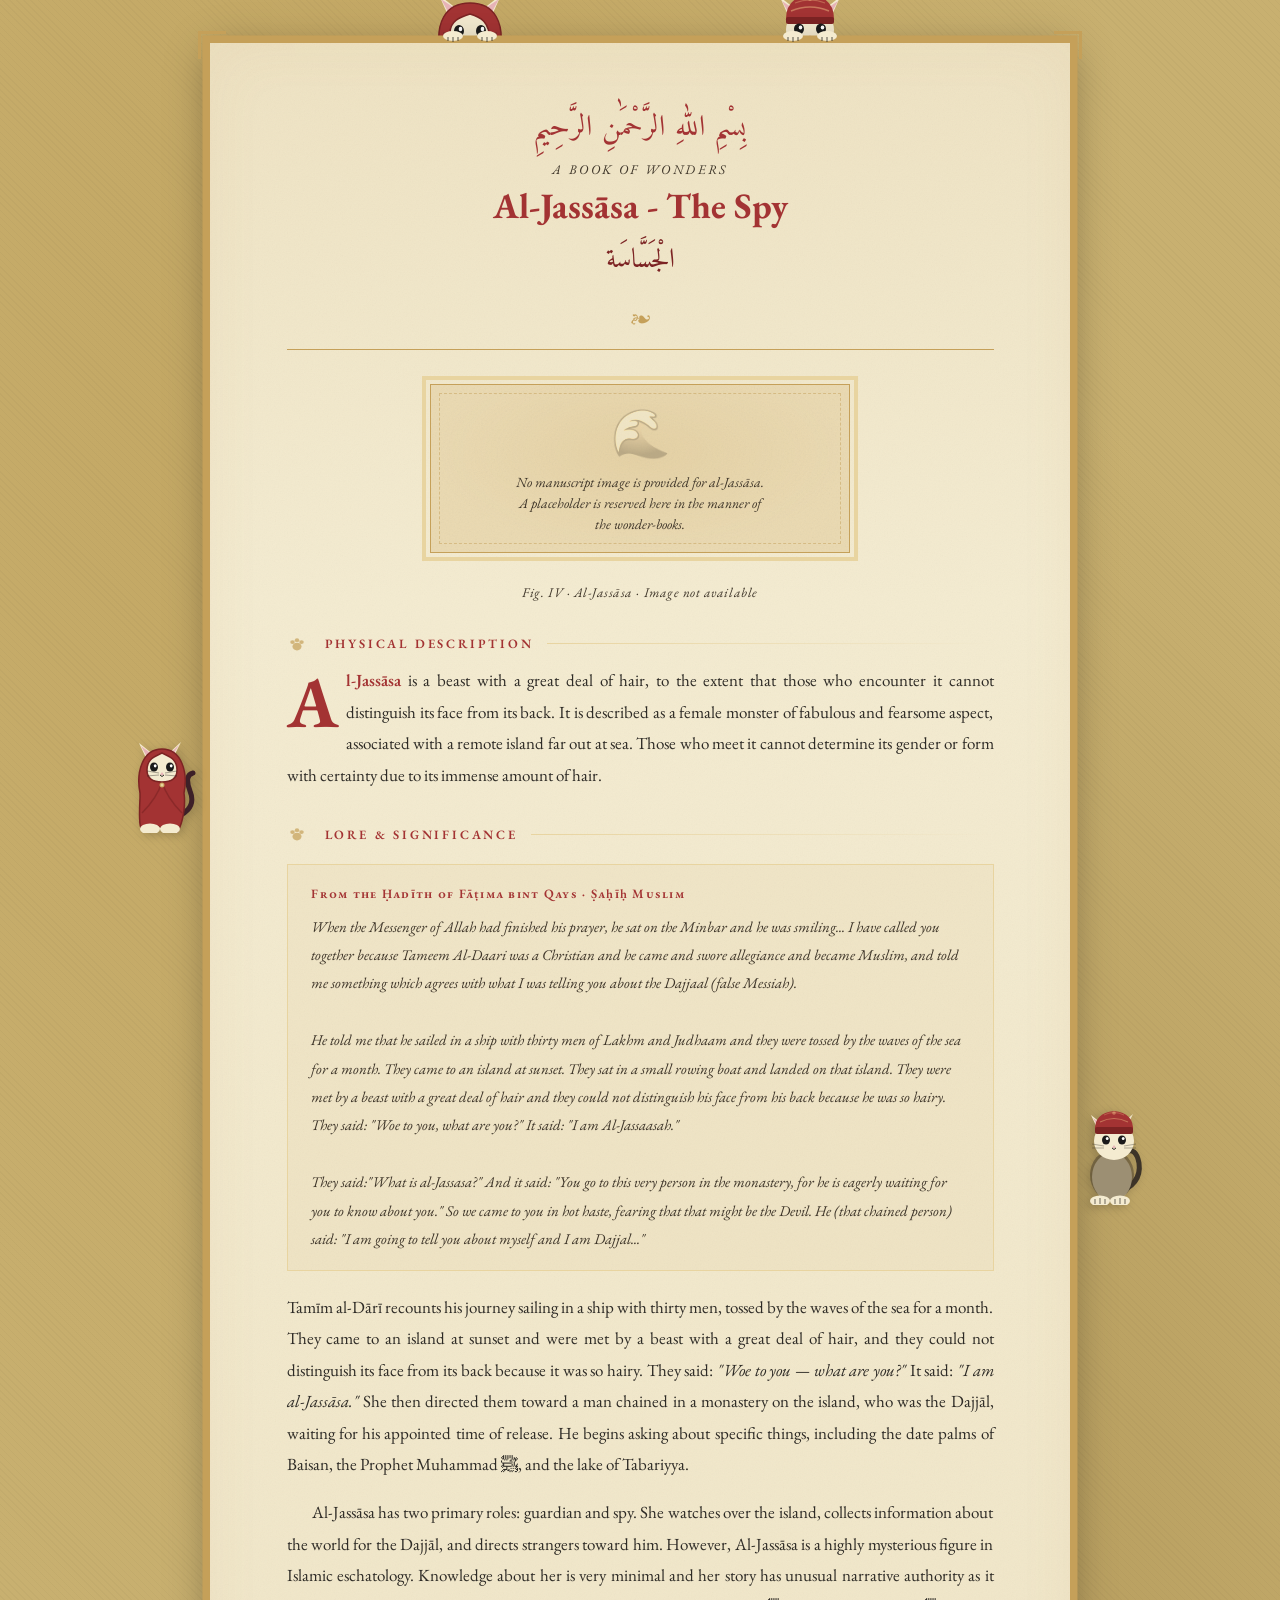
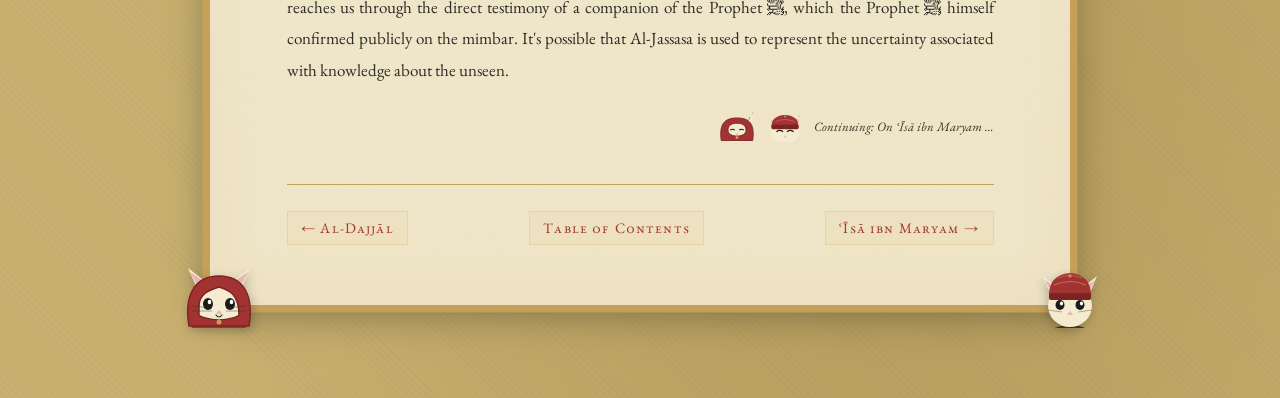
<file: jassasa.html>
<!DOCTYPE html>
<html lang="en">
<head>
  <meta charset="UTF-8" />
  <meta name="viewport" content="width=device-width, initial-scale=1.0" />
  <title>Al-Jassāsa — A Book of Wonders</title>
  <link rel="stylesheet" href="style.css" />
  <style>
    .analysis-block {
      background: rgba(163,51,51,0.05);
      border-left: 3px solid var(--madder);
      padding: .85rem 1.2rem;
      margin: 1.2rem 0;
      font-size: .88rem;
      font-style: italic;
      color: var(--madder-dark);
      line-height: 1.75;
    }
    .analysis-block::before {
      content: 'Thematic Significance · ';
      font-weight: 700;
      font-style: normal;
      font-size: .72rem;
      letter-spacing: .1em;
      text-transform: uppercase;
      display: block;
      margin-bottom: .3rem;
    }
    .hadith-chain {
      background: rgba(197,160,89,0.07);
      border: 1px solid var(--gold-pale);
      padding: 1rem 1.4rem;
      margin: 1.2rem 0;
      font-size: .88rem;
      line-height: 1.9;
      color: var(--ink-faded);
      font-style: italic;
    }
    .hadith-chain .chain-header {
      color: var(--madder);
      font-style: normal;
      font-weight: 600;
      font-variant: small-caps;
      font-size: .75rem;
      letter-spacing: .1em;
      display: block;
      margin-bottom: .4rem;
    }
  </style>
</head>
<body>
<main class="manuscript-page" role="main">
  <div class="corner-tr" aria-hidden="true"></div>
  <div class="corner-bl" aria-hidden="true"></div>
  <div class="page-inner">
    <span class="folio-number">fol. 14r</span>

    <p class="bismillah" lang="ar" dir="rtl">بِسْمِ اللهِ الرَّحْمَٰنِ الرَّحِيمِ</p>

    <header class="page-title-block">
      <p class="page-title-latin">A Book of Wonders</p>
      <h1 class="page-title-main">Al-Jassāsa - The Spy</h1>
      <p class="page-title-arabic" lang="ar" dir="rtl">الْجَسَّاسَة</p>
    </header>


    <!-- No image for this entry -->
    <figure class="illustration-frame" role="img" aria-label="No image available for al-Jassasa">
      <div class="illustration-placeholder-text">
        <span class="icon" aria-hidden="true">🌊</span>
        <p><em>No manuscript image is provided for al-Jassāsa.<br>
        A placeholder is reserved here in the manner of the wonder-books.</em></p>
      </div>
    </figure>
    <figcaption class="illustration-caption">Fig. IV · 
      <em>Al-Jassāsa</em> · Image not available
    </figcaption>

    <!-- Physical Description -->
    <h2 class="section-header">Physical Description</h2>
    <p class="manuscript-text has-dropcap">
      <span class="rubric">Al-Jassāsa</span> is a beast with a great deal of hair, to the extent that those who
      encounter it cannot distinguish its face from its back. It is described as a female monster of fabulous
      and fearsome aspect, associated with a remote island far out at sea. Those who meet it cannot determine
      its gender or form with certainty due to its immense amount of hair.
    </p>

    <!-- Lore -->
    <h2 class="section-header">Lore &amp; Significance</h2>

    <div class="hadith-chain">
      <span class="chain-header">From the Ḥadīth of Fāṭima bint Qays · Ṣaḥīḥ Muslim</span>
      When the Messenger of Allah  
      had finished his prayer, he sat on the Minbar and he was smiling... I have called you together
      because Tameem Al-Daari was a Christian and he came and swore allegiance and became
      Muslim, and told me something which agrees with what I was telling you about the Dajjaal 
      (false Messiah). <br><br> He told me that he sailed in a ship with thirty men of Lakhm and Judhaam
      and they were tossed by the waves of the sea for a month. They came to an island at sunset.
      They sat in a small rowing boat and landed on that island. They were met by a beast with a
      great deal of hair and they could not distinguish his face from his back because he was so
      hairy. They said: "Woe to you, what are you?" It said: "I am Al-Jassaasah." <br><br> They said:"What
      is al-Jassasa?" And it said: "You go to this very person in the monastery, for he is eagerly
      waiting for you to know about you." So we came to you in hot haste, fearing that that might 
      be the Devil. He (that chained person) said: "I am going to tell you about
      myself and I am Dajjal..."
      

      
    </div>

    <p class="manuscript-text">
      Tamīm al-Dārī recounts his journey sailing in a ship with thirty men, tossed by the 
      waves of the sea for a month. They came to an island at sunset and were met by a beast 
      with a great deal of hair,
      and they could not distinguish its face from its back because it was so hairy.
      They said: <em>"Woe to you — what are you?"</em>
      It said: <em>"I am al-Jassāsa."</em>
      She then directed them toward a man chained in a monastery on the island, who was the Dajjāl,
      waiting for his appointed time of release. He begins asking about specific things, including
      the date palms of Baisan, the Prophet Muhammad ﷺ, and the lake of Tabariyya.
    </p>

    <p class="manuscript-text">
      Al-Jassāsa has two primary roles: guardian and spy. She watches over the island,
      collects information about the world for the Dajjāl, and directs strangers toward him.
      However, Al-Jassāsa is a highly mysterious figure in Islamic eschatology. Knowledge about her is
      very minimal and her story has
      unusual narrative authority as it reaches us through the direct testimony of a companion 
      of the Prophet ﷺ, which the Prophet ﷺ himself confirmed publicly on the mimbar. It's possible that 
      Al-Jassasa is used to represent the uncertainty associated with knowledge about the unseen.
      </p>
      
   

    <div class="catchword"><em>Continuing: On ʿĪsā ibn Maryam …</em></div>

    <nav class="page-nav" aria-label="Page navigation">
      <a href="dajjal.html">← Al-Dajjāl</a>
      <span class="nav-center" aria-hidden="true">
        <a href="index.html"> Table of Contents </a>
      </span>
      <a href="isa.html">ʿĪsā ibn Maryam →</a>
    </nav>
  </div>
   </div>
</main>
 <script src="cats.js"></script>
</body>
</html>
</file>
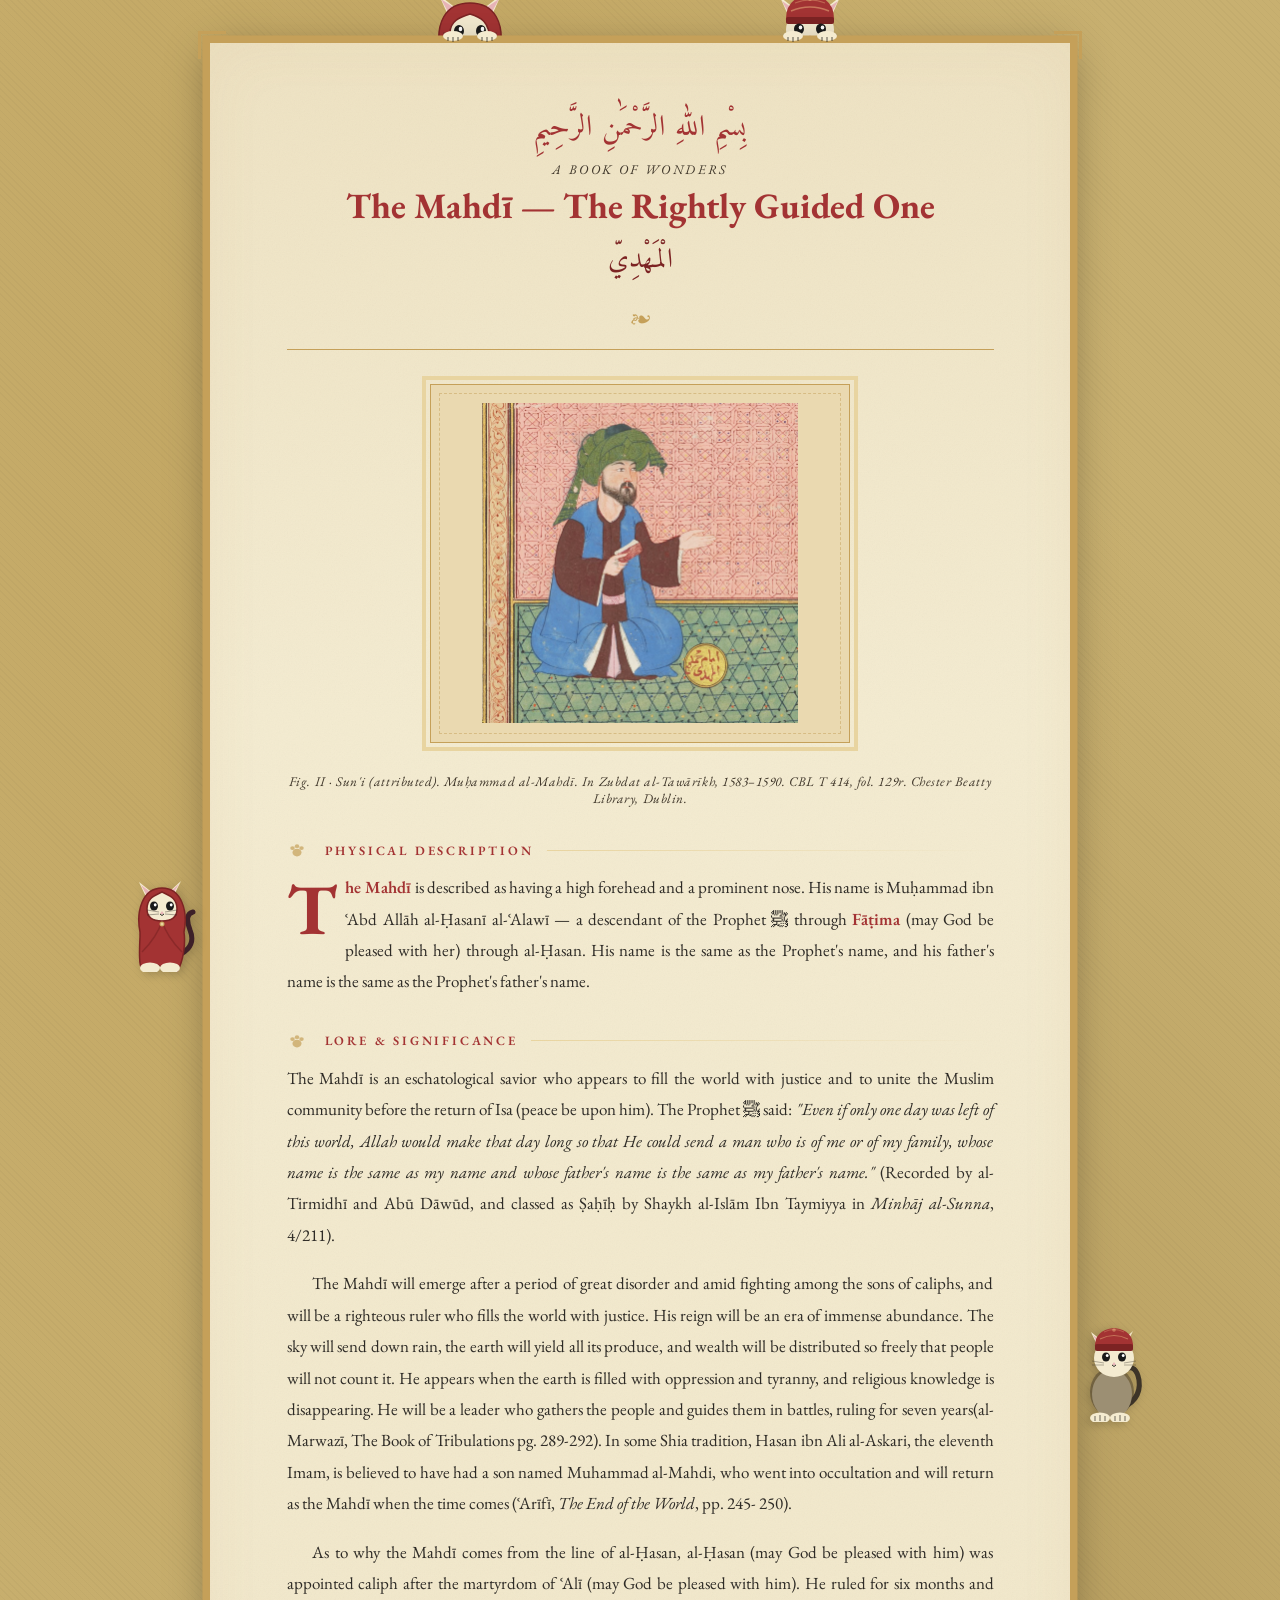
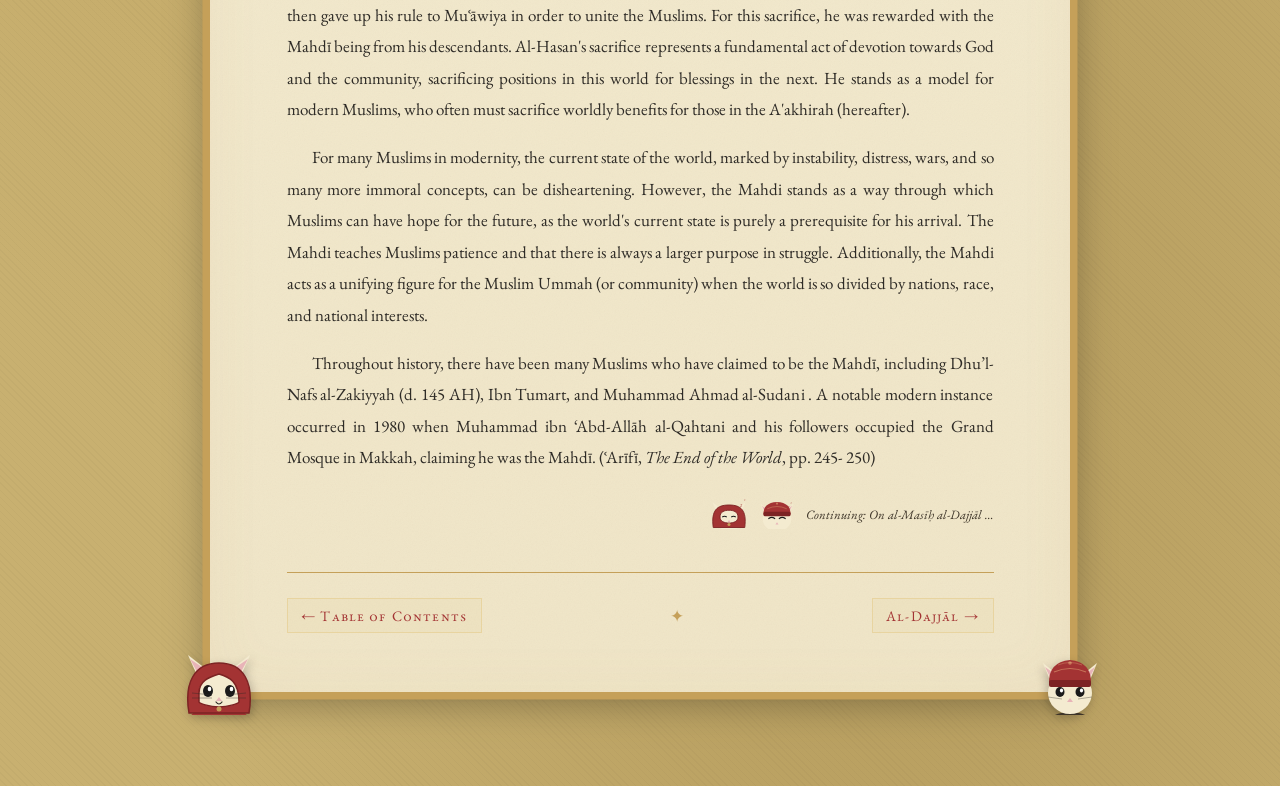
<file: mahdi.html>
<!DOCTYPE html>
<html lang="en">
<head>
  <meta charset="UTF-8" />
  <meta name="viewport" content="width=device-width, initial-scale=1.0" />
  <title>The Mahdī — A Book of Wonders</title>
  <link rel="stylesheet" href="style.css" />
  <style>
    .analysis-block {
      background: rgba(163,51,51,0.05);
      border-left: 3px solid var(--madder);
      padding: .85rem 1.2rem;
      margin: 1.2rem 0;
      font-size: .88rem;
      font-style: italic;
      color: var(--madder-dark);
      line-height: 1.75;
    }
    .analysis-block::before {
      content: 'Thematic Significance · ';
      font-weight: 700;
      font-style: normal;
      font-size: .72rem;
      letter-spacing: .1em;
      text-transform: uppercase;
      display: block;
      margin-bottom: .3rem;
    }
    .sourced-image {
      display: block;
      max-width: 100%;
      max-height: 340px;
      object-fit: contain;
      margin: 0 auto;
    }
    .illustration-frame.has-image {
      background: var(--parchment-dark);
      align-items: center;
      justify-content: center;
      padding: .5rem;
      aspect-ratio: auto;
      min-height: 200px;
    }
  </style>
</head>
<body>
<main class="manuscript-page" role="main">
  <div class="corner-tr" aria-hidden="true"></div>
  <div class="corner-bl" aria-hidden="true"></div>
  <div class="page-inner">
    <span class="folio-number">fol. 5v</span>

    <p class="bismillah" lang="ar" dir="rtl">بِسْمِ اللهِ الرَّحْمَٰنِ الرَّحِيمِ</p>

    <header class="page-title-block">
      <p class="page-title-latin">A Book of Wonders</p>
      <h1 class="page-title-main">The Mahdī — The Rightly Guided One</h1>
      <p class="page-title-arabic" lang="ar" dir="rtl">الْمَهْدِيّ</p>
    </header>


    <!-- Illustration — sourced from Chester Beatty Library via the PDF -->
    <figure class="illustration-frame has-image" role="img" aria-label=" Muhammad al-Mahdi, from Zubdat al-Tawarikh, Chester Beatty Library">
      <img
        class="sourced-image"
        src="mahdi.png"
        alt="M  CBL T 414, folio 129r."
        onerror="this.parentElement.innerHTML='<div class=\'illustration-placeholder-text\'><span class=\'icon\'>👤</span><p><em>Image: Muḥammad al-Mahdī. Sun\'i (attributed).<br>In <em>Zubdat al-Tawārīkh</em> (Cream of Histories), 1583–1590.<br>Manuscript, colored pigments and gold on paper.<br>CBL T 414, fol. 129r. Chester Beatty Library, Dublin.</em></p></div>'"
      />
    </figure>
    <figcaption class="illustration-caption">
      Fig. II · Sun'i (attributed). <em>Muḥammad al-Mahdī.</em>
      In <em>Zubdat al-Tawārīkh</em>, 1583–1590. CBL T 414, fol. 129r.
      Chester Beatty Library, Dublin.
    </figcaption>

    <!-- Physical Description -->
    <h2 class="section-header">Physical Description</h2>
    <p class="manuscript-text has-dropcap">
      <span class="rubric">The Mahdī</span> is described as having a high forehead and a prominent nose.
      His name is Muḥammad ibn ʿAbd Allāh al-Ḥasanī al-ʿAlawī — a descendant of the Prophet ﷺ through
      <span class="rubric">Fāṭima</span> (may God be pleased with her) through al-Ḥasan.
      His name is the same as the Prophet's name, and his father's name is the same as the Prophet's father's name.
    </p>

    <!-- Lore -->
    <h2 class="section-header">Lore &amp; Significance</h2>
    <p class="manuscript-text">
      The Mahdī is an eschatological savior who appears to fill the world with justice and to unite the Muslim
      community before the return of Isa (peace be upon him). The Prophet ﷺ said: <em>"Even if only one day was left of this world,
      Allah would make that day long so that He could send a man who is of me or of my family, whose name
      is the same as my name and whose father's name is the same as my father's name."</em>
      (Recorded by al-Tirmidhī and Abū Dāwūd, and classed as Ṣaḥīḥ by Shaykh al-Islām
      Ibn Taymiyya in <em>Minhāj al-Sunna</em>, 4/211).
    </p>
    <p class="manuscript-text">
      The Mahdī will emerge after a period of great disorder and amid fighting among the sons of caliphs, 
      and will be a righteous ruler who fills the world with justice. His reign will be an era of immense abundance. 
      The sky will send down rain, the earth will yield all its produce,
       and wealth will be distributed so freely that people will not count it. 
      He appears when the earth is filled with oppression and tyranny, 
      and religious knowledge is disappearing. He will be a leader who gathers 
      the people and guides them in battles, ruling for seven years(al-Marwazī, The Book of Tribulations pg. 289-292). In some Shia tradition,
       Hasan ibn Ali al-Askari, the eleventh Imam, is believed to have had a son named Muhammad al-Mahdi,
        who went into occultation and will return as the Mahdī when the time comes (ʿArīfī, <em>The End of the World</em>, pp. 245- 250).
    </p>
    <p class="manuscript-text">
      As to why the Mahdī comes from the line of al-Ḥasan, al-Ḥasan (may God be pleased
      with him) was appointed caliph after the martyrdom of ʿAlī (may God be pleased with him).
      He ruled for six months and then gave up his rule to Muʿāwiya in order to unite the Muslims.
       For this sacrifice, he was rewarded with the Mahdī being from his descendants.
      Al-Hasan's sacrifice represents a fundamental act of devotion towards God and the community, sacrificing 
      positions in this world for blessings in the next. He stands as a model for modern Muslims, 
      who often must sacrifice worldly benefits for those in the A'akhirah (hereafter).
    </p>
    
        <p class="manuscript-text">
 For many Muslims in modernity, the current state of the world, marked by instability,
    distress, wars, and so many more immoral concepts, can be disheartening. However, 
    the Mahdi stands as a way through which Muslims can have hope for the future, as 
    the world's current state is purely a prerequisite for his arrival. The Mahdi
    teaches Muslims patience and that there is always a larger purpose in struggle. 
    Additionally, the Mahdi acts as a unifying figure for the Muslim Ummah 
    (or community) when the world is so divided by nations, race, and national interests. 

      </p>
   
        <p class="manuscript-text">
        Throughout history, there have been many Muslims who have claimed to be the Mahdī,
        including Dhu’l-Nafs al-Zakiyyah (d. 145 AH), Ibn Tumart, and Muhammad Ahmad al-Sudani
        . A notable modern instance occurred in 1980 when Muhammad ibn ‘Abd-Allāh al-Qahtani 
        and his followers occupied the Grand Mosque in Makkah, claiming he was the Mahdī.
         (ʿArīfī, <em>The End of the World</em>, pp. 245- 250)
</p>
     
    <div class="catchword"><em>Continuing: On al-Masīḥ al-Dajjāl …</em></div>

    <nav class="page-nav" aria-label="Page navigation">
              <a href="index.html">← Table of Contents </a>
       <span class="nav-center" aria-hidden="true">
        ✦
      </span>
      <a href="dajjal.html">Al-Dajjāl →</a>
    </nav>
  </div>
</main>
 <script src="cats.js"></script>
</body>
</html>
</file>
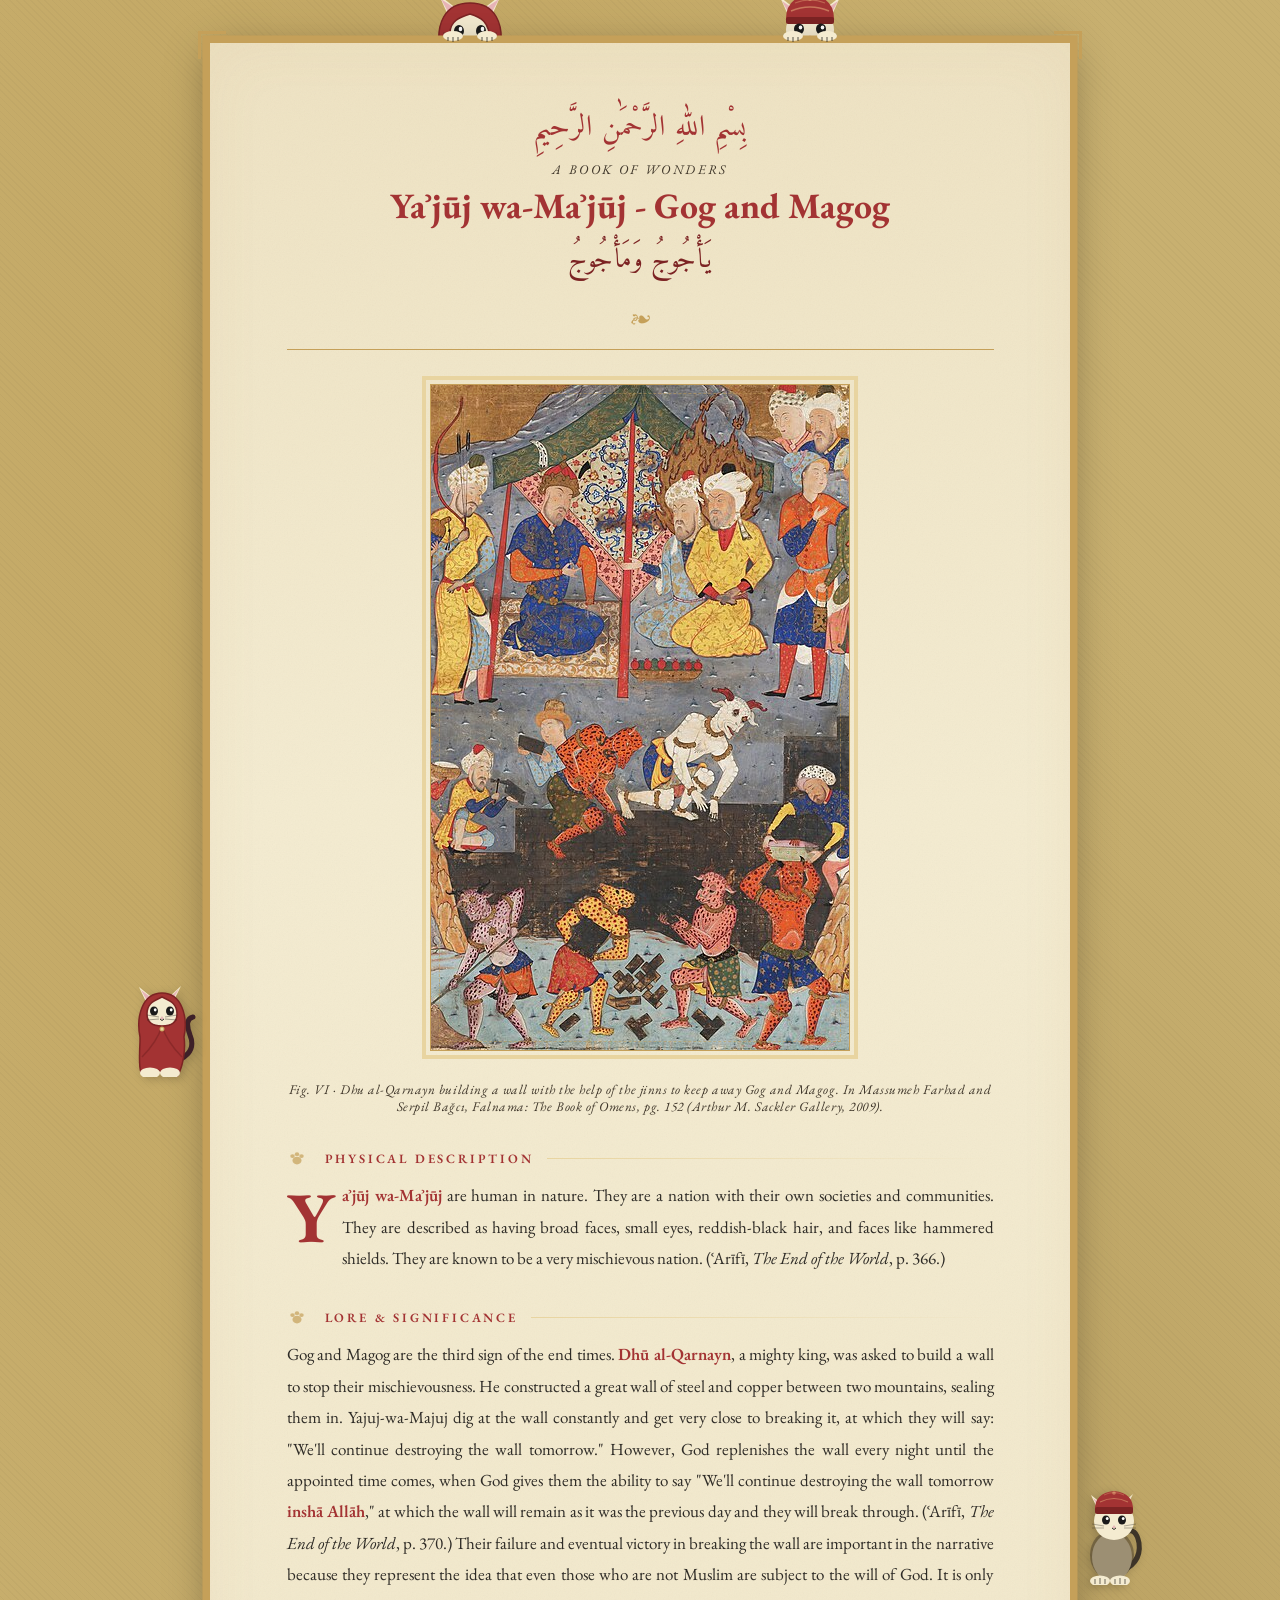
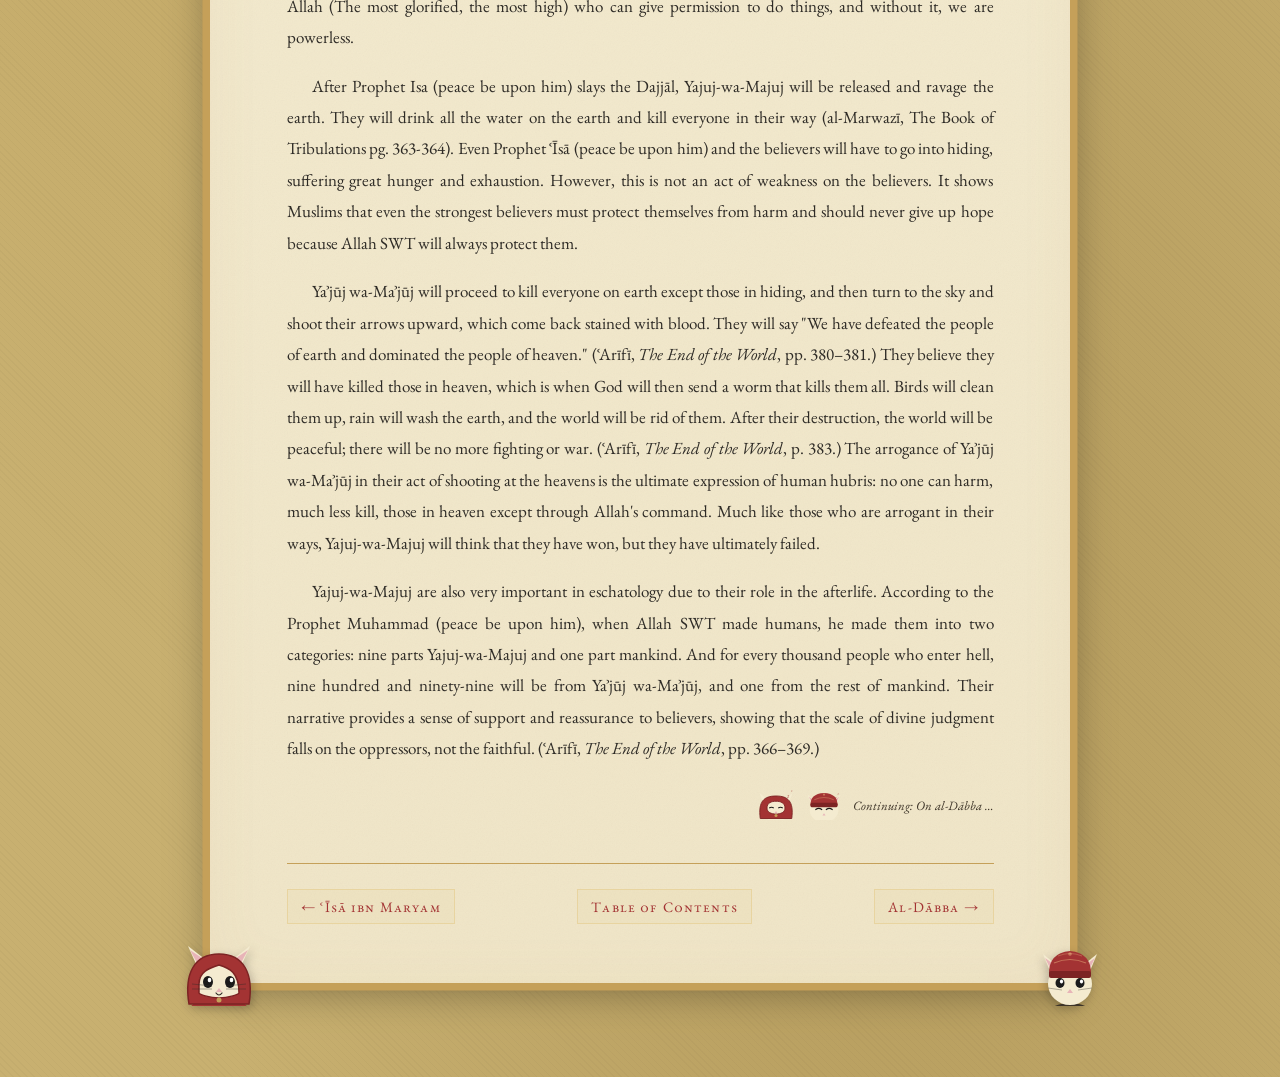
<file: yajuj.html>
<!DOCTYPE html>
<html lang="en">
<head>
  <meta charset="UTF-8" />
  <meta name="viewport" content="width=device-width, initial-scale=1.0" />
  <title>Yaʾjūj wa-Maʾjūj — A Book of Wonders</title>
  <link rel="stylesheet" href="style.css" />
  <style>
    .analysis-block {
      background: rgba(163,51,51,0.05);
      border-left: 3px solid var(--madder);
      padding: .85rem 1.2rem;
      margin: 1.2rem 0;
      font-size: .88rem;
      font-style: italic;
      color: var(--madder-dark);
      line-height: 1.75;
    }
    .analysis-block::before {
      content: 'Thematic Significance · ';
      font-weight: 700;
      font-style: normal;
      font-size: .72rem;
      letter-spacing: .1em;
      text-transform: uppercase;
      display: block;
      margin-bottom: .3rem;
    }
  </style>
</head>
<body>
<main class="manuscript-page" role="main">
  <div class="corner-tr" aria-hidden="true"></div>
  <div class="corner-bl" aria-hidden="true"></div>
  <div class="page-inner">
    <span class="folio-number">fol. 23r</span>

    <p class="bismillah" lang="ar" dir="rtl">بِسْمِ اللهِ الرَّحْمَٰنِ الرَّحِيمِ</p>

    <header class="page-title-block">
      <p class="page-title-latin">A Book of Wonders</p>
      <h1 class="page-title-main">Yaʾjūj wa-Maʾjūj - Gog and Magog</h1>
      <p class="page-title-arabic" lang="ar" dir="rtl">يَأْجُوجُ وَمَأْجُوجُ</p>
    </header>

    <!-- Illustration — sourced from Falnama: The Book of Omens, pg. 152 -->
    <figure class="illustration-frame" role="img" aria-label="Yajuj wa-Majuj, from Falnama: The Book of Omens, p.152">
     <img src = "yajuj.jpg"> </img>
    </figure>
    <figcaption class="illustration-caption">
      Fig. VI · Dhu al-Qarnayn building a wall with the help of the jinns to keep away Gog and Magog.
      In Massumeh Farhad and Serpil Bağcı, <em>Falnama: The Book of Omens</em>, pg. 152
      (Arthur M. Sackler Gallery, 2009).
    </figcaption>

    <!-- Physical Description -->
    <h2 class="section-header">Physical Description</h2>
    <p class="manuscript-text has-dropcap">
      <span class="rubric">Yaʾjūj wa-Maʾjūj</span> are human in nature. They are a nation
      with their own societies and communities. They are described as having broad faces,
      small eyes, reddish-black hair, and faces like hammered shields.
      They are known to be a very mischievous nation. (ʿArīfī, <em>The End of the World</em>, p. 366.)
    </p>

    <!-- Lore -->
    <h2 class="section-header">Lore &amp; Significance</h2>
    <p class="manuscript-text">
      Gog and Magog are the third sign of the end times. 
      <span class="rubric">Dhū al-Qarnayn</span>, a mighty king, 
      was asked to build a wall to stop their mischievousness. He constructed a great wall 
      of steel and copper between two mountains, sealing them in.
      
      Yajuj-wa-Majuj dig at the wall constantly and get very close to breaking it, at which 
      they will say: "We'll continue destroying the wall tomorrow."
      However, God replenishes the wall every night
      until the appointed time comes, when God gives them
      the ability to say "We'll continue destroying the wall tomorrow 
      <span class="rubric"> inshā Allāh</span>," at which the wall will 
      remain as it was the previous day and they will break through.
      (ʿArīfī, <em>The End of the World</em>, p. 370.)
      Their failure and eventual victory in breaking the wall are important in the narrative
      because they represent
      the idea that even those who are not Muslim are subject to the will of God. 
      It is only Allah (The most glorified, the most high) who can give permission to do things, and without it, we are powerless.
    </p>
    <p class="manuscript-text">
      After Prophet Isa (peace be upon him) slays the Dajjāl, 
      Yajuj-wa-Majuj will be released and ravage the earth. They will drink all the water on 
      the earth
      and kill everyone in their way (al-Marwazī, The Book of Tribulations pg. 363-364). Even Prophet ʿĪsā (peace be upon him)
      and the believers will have to go into hiding, suffering great hunger and exhaustion.
      However, this is not an act of weakness on the believers. It shows Muslims that 
      even the strongest believers must protect themselves from harm and should 
      never give up hope because Allah SWT will always protect them.

        </p>
    <p class="manuscript-text">
      Yaʾjūj wa-Maʾjūj will proceed to kill everyone on earth except those in hiding,
       and then turn to the sky
      and shoot their arrows upward, which come back stained with blood. They will say 
       "We have defeated the people of earth and dominated the people of heaven."
        (ʿArīfī, <em>The End of the World</em>, pp. 380–381.)
       They believe they will have killed those in heaven, which is when 
      God will then send a worm that kills them all. Birds will clean them up,
       rain will wash the earth,
      and the world will be rid of them. 
      After their destruction, the world will be peaceful; there will be no more fighting or war.
      (ʿArīfī, <em>The End of the World</em>, p. 383.)
      The arrogance of Yaʾjūj wa-Maʾjūj in their act of shooting at the heavens is
      the ultimate expression of human hubris:
      no one can harm, much less kill, those in heaven except through Allah's command.
      Much like those who are arrogant in their ways, Yajuj-wa-Majuj will think
       that they have won, but they have ultimately failed.
    </p>
    <p class="manuscript-text">
      Yajuj-wa-Majuj are also very important in eschatology due to their role in the afterlife.
      According to the Prophet Muhammad (peace be upon him), when Allah SWT made humans, 
      he made them into two categories: nine parts Yajuj-wa-Majuj and one part mankind. And for every thousand 
      people who enter hell, nine hundred and ninety-nine
      will be from Yaʾjūj wa-Maʾjūj, and one from the rest of mankind.
      Their narrative  provides a sense of support and reassurance to believers,
      showing that the scale of divine judgment falls on the oppressors, not the faithful.
      (ʿArīfī, <em>The End of the World</em>, pp. 366–369.)
    </p>

    <div class="catchword"><em>Continuing: On al-Dābba …</em></div>

    <nav class="page-nav" aria-label="Page navigation">
      <a href="isa.html">← ʿĪsā ibn Maryam</a>
       <span class="nav-center" aria-hidden="true">
        <a href="index.html"> Table of Contents </a>
      </span>
      <a href="dabba.html">Al-Dābba →</a>
    </nav>
  </div>
</main>
 <script src="cats.js"></script>
</body>
</html>
</file>
<file: style.css>
/* ============================================================
   KITĀB AL-ASRĀR — Master Stylesheet
   Islamic Eschatological Bestiary
   Visual Model: Ajā'ib al-makhlūqāt (13th c. manuscript)
   ============================================================ */

/* ── Google Fonts ── */
@import url('https://fonts.googleapis.com/css2?family=EB+Garamond:ital,wght@0,400;0,500;0,600;0,700;1,400;1,500&family=Amiri:ital,wght@0,400;0,700;1,400;1,700&display=swap');

/* ── Design Tokens ── */
:root {
  --parchment:      #F4EBD0;
  --parchment-dark: #EAD9B0;
  --parchment-mid:  #EFE3C0;
  --carbon:         #1A1A1A;
  --carbon-soft:    #2E2B26;
  --madder:         #A33333;
  --madder-dark:    #7C2323;
  --gold:           #C5A059;
  --gold-light:     #D9B96B;
  --gold-pale:      #E8D4A0;
  --ink-faded:      #3D3428;

  --font-latin:     'EB Garamond', 'Palatino Linotype', Georgia, serif;
  --font-arabic:    'Amiri', 'Noto Naskh Arabic', 'Traditional Arabic', serif;

  --page-max:       860px;
  --border-outer:   2.5px solid var(--gold);
  --border-inner:   1px solid var(--gold);
  --gap-border:     5px;
}

/* ── Reset & Base ── */
*, *::before, *::after { box-sizing: border-box; margin: 0; padding: 0; }

html { font-size: 17px; scroll-behavior: smooth; }

body {
    position: relative;
  background-color: #C8B070;
  background-image:
    repeating-linear-gradient(
      45deg,
      transparent,
      transparent 4px,
      rgba(0,0,0,0.025) 4px,
      rgba(0,0,0,0.025) 5px
    ),
    radial-gradient(ellipse at 30% 20%, rgba(180,140,60,0.3) 0%, transparent 60%),
    radial-gradient(ellipse at 70% 80%, rgba(120,90,30,0.25) 0%, transparent 55%);
  min-height: 100vh;
  padding: 2.5rem 1rem;
  font-family: var(--font-latin);
  color: var(--carbon);
}

/* ── Manuscript Page Container ── */
.manuscript-page {
  position: relative;
  max-width: var(--page-max);
  margin: 0 auto 3rem;
  background-color: var(--parchment);
  background-image:
    url("data:image/svg+xml,%3Csvg xmlns='http://www.w3.org/2000/svg' width='300' height='300'%3E%3Cfilter id='n'%3E%3CfeTurbulence type='fractalNoise' baseFrequency='0.75' numOctaves='4' stitchTiles='stitch'/%3E%3CfeColorMatrix type='saturate' values='0'/%3E%3C/filter%3E%3Crect width='300' height='300' filter='url(%23n)' opacity='0.06'/%3E%3C/svg%3E"),
    linear-gradient(180deg, rgba(210,185,130,0.18) 0%, transparent 30%, rgba(210,185,130,0.12) 100%);
  padding: 0;
  /* Double-border via outline + box-shadow technique */
  outline: var(--border-inner) solid var(--gold);
  outline-offset: var(--gap-border);
  box-shadow:
    0 0 0 calc(var(--gap-border) + 2.5px) var(--gold),
    0 8px 40px rgba(0,0,0,0.35),
    0 2px 8px rgba(0,0,0,0.2),
    inset 0 0 60px rgba(180,140,60,0.06);
}

/* Inner content padding */
.page-inner {
  padding: 3.5rem 4.5rem;
}

/* ── Corner Ornaments ── */
.manuscript-page::before,
.manuscript-page::after {
  content: '';
  position: absolute;
  width: 28px;
  height: 28px;
  border-color: var(--gold);
  border-style: solid;
  z-index: 2;
}
.manuscript-page::before {
  top: -12px; left: -12px;
  border-width: 3px 0 0 3px;
}
.manuscript-page::after {
  bottom: -12px; right: -12px;
  border-width: 0 3px 3px 0;
}

/* Extra corners via wrapper pseudo */
.corner-tr, .corner-bl {
  position: absolute;
  width: 28px;
  height: 28px;
  border-color: var(--gold);
  border-style: solid;
  z-index: 2;
  pointer-events: none;
}
.corner-tr { top: -12px; right: -12px; border-width: 3px 3px 0 0; }
.corner-bl { bottom: -12px; left: -12px; border-width: 0 0 3px 3px; }

/* ── Bismillah Header ── */
.bismillah {
  text-align: center;
  font-family: var(--font-arabic);
  font-size: 1.7rem;
  color: var(--madder);
  letter-spacing: 0.03em;
  margin-bottom: 0.4rem;
  line-height: 1.8;
  direction: rtl;
}

/* ── Page Title / Colophon Header ── */
.page-title-block {
  text-align: center;
  margin-bottom: 2rem;
  padding-bottom: 1.25rem;
  border-bottom: 1px solid var(--gold);
  position: relative;
}
.page-title-block::after {
  content: '❧';
  display: block;
  color: var(--gold);
  font-size: 1.2rem;
  margin-top: 0.8rem;
}

.page-title-latin {
  font-family: var(--font-latin);
  font-size: 0.78rem;
  font-style: italic;
  letter-spacing: 0.18em;
  text-transform: uppercase;
  color: var(--ink-faded);
  margin-bottom: 0.4rem;
}

.page-title-main {
  font-family: var(--font-latin);
  font-size: 2.1rem;
  font-weight: 700;
  color: var(--madder);
  line-height: 1.2;
  margin-bottom: 0.3rem;
}

.page-title-arabic {
  font-family: var(--font-arabic);
  font-size: 1.6rem;
  color: var(--madder-dark);
  direction: rtl;
  line-height: 2;
}

.page-subtitle {
  font-size: 0.88rem;
  font-style: italic;
  color: var(--ink-faded);
  margin-top: 0.3rem;
}

/* ── Horizontal Rule / Interlinear Divider ── */
.manuscript-rule {
  display: flex;
  align-items: center;
  gap: 0.75rem;
  margin: 1.8rem 0;
  color: var(--gold);
  font-size: 1rem;
}
.manuscript-rule::before,
.manuscript-rule::after {
  content: '';
  flex: 1;
  height: 1px;
  background: linear-gradient(to right, transparent, var(--gold), transparent);
}

/* ── Creature Entry Header ── */
.creature-name-block {
  text-align: center;
  margin-bottom: 1.5rem;
}

.creature-name-en {
  font-size: 2rem;
  font-weight: 700;
  color: var(--madder);
  font-variant: small-caps;
  letter-spacing: 0.06em;
  line-height: 1.2;
}

.creature-name-ar {
  font-family: var(--font-arabic);
  font-size: 2rem;
  color: var(--carbon-soft);
  direction: rtl;
  line-height: 2.2;
  display: block;
}

.creature-epithet {
  font-style: italic;
  font-size: 0.92rem;
  color: var(--ink-faded);
  display: block;
  margin-top: 0.2rem;
}

/* ── Illustration Placeholder ── */
.illustration-frame {
  margin: 1.8rem auto;
  max-width: 420px;
  border: 1.5px solid var(--gold);
  outline: 4px solid var(--gold-pale);
  outline-offset: 4px;
  background-color: var(--parchment-dark);
  background-image:
    radial-gradient(ellipse at 50% 40%, rgba(197,160,89,0.15) 0%, transparent 70%),
    url("data:image/svg+xml,%3Csvg xmlns='http://www.w3.org/2000/svg' width='200' height='200'%3E%3Cfilter id='n'%3E%3CfeTurbulence type='fractalNoise' baseFrequency='0.65' numOctaves='3' stitchTiles='stitch'/%3E%3CfeColorMatrix type='saturate' values='0'/%3E%3C/filter%3E%3Crect width='200' height='200' filter='url(%23n)' opacity='0.09'/%3E%3C/svg%3E");
  position: relative;
  overflow: hidden;
  display: flex;
  flex-direction: column;
  align-items: center;
  justify-content: center;
}

.sourced-image {
  display: block;
  width: 100%; /* Ensures the image fills the gold frame */
  height: auto; /* Preserves the actual proportions of the artwork */
  padding: 10px; /* Adds a clean border between the art and the gold line */
}

.illustration-frame::before {
  content: '';
  position: absolute;
  inset: 8px;
  border: 0.5px dashed var(--gold);
  opacity: 0.5;
  pointer-events: none;
}

.illustration-placeholder-text {
  text-align: center;
  padding: 1rem;
  z-index: 1;
}

.illustration-placeholder-text .icon {
  font-size: 2.8rem;
  display: block;
  margin-bottom: 0.5rem;
  opacity: 0.4;
  filter: sepia(1);
}

.illustration-placeholder-text p {
  font-style: italic;
  font-size: 0.82rem;
  color: var(--ink-faded);
  line-height: 1.5;
  max-width: 260px;
}

.illustration-caption {
  text-align: center;
  font-size: 0.78rem;
  font-style: italic;
  color: var(--ink-faded);
  margin-top: 0.6rem;
  letter-spacing: 0.04em;
}

/* ── Drop Cap ── */
.has-dropcap::first-letter {
  float: left;
  font-family: var(--font-latin);
  font-size: 4.2rem;
  font-weight: 700;
  line-height: 0.8;
  color: var(--madder);
  padding-right: 0.12em;
  padding-top: 0.06em;
  margin-top: 0.05em;
}

/* ── Section Headers (Rubrication) ── */
.section-header {
  font-family: var(--font-latin);
  font-size: 0.75rem;
  font-weight: 600;
  letter-spacing: 0.22em;
  text-transform: uppercase;
  color: var(--madder);
  margin: 2rem 0 0.75rem;
  display: flex;
  align-items: center;
  gap: 0.8rem;
}
.section-header::after {
  content: '';
  flex: 1;
  height: 1px;
  background: linear-gradient(to right, var(--gold-pale), transparent);
}

/* ── Body Text ── */
.manuscript-text {
  font-family: var(--font-latin);
  font-size: 1rem;
  line-height: 1.85;
  color: var(--carbon-soft);
  text-align: justify;
  hyphens: auto;
  margin-bottom: 1rem;
}

.manuscript-text + .manuscript-text {
  text-indent: 1.5em;
}

/* Rubricated inline terms */
.rubric {
  color: var(--madder);
  font-weight: 600;
}

/* Arabic inline quote */
.arabic-inline {
  font-family: var(--font-arabic);
  direction: rtl;
  display: inline-block;
  font-size: 1.15em;
  line-height: 1.9;
  color: var(--carbon);
  unicode-bidi: isolate;
}

/* ── Block Quote (Hadith / Quranic Verse) ── */
.manuscript-quote {
  margin: 1.5rem 2rem;
  padding: 1rem 1.5rem;
  border-left: 3px solid var(--gold);
  background: rgba(197,160,89,0.07);
  position: relative;
}

.manuscript-quote .arabic-block {
  font-family: var(--font-arabic);
  font-size: 1.25rem;
  direction: rtl;
  text-align: right;
  line-height: 2.2;
  color: var(--carbon);
  display: block;
  margin-bottom: 0.5rem;
}

.manuscript-quote .translation {
  font-style: italic;
  font-size: 0.9rem;
  color: var(--ink-faded);
  line-height: 1.65;
}

.manuscript-quote .source {
  display: block;
  text-align: right;
  font-size: 0.76rem;
  color: var(--madder);
  margin-top: 0.5rem;
  letter-spacing: 0.06em;
}

/* ── Table of Contents ── */
.toc-list {
  list-style: none;
  margin: 1.5rem 0;
}

.toc-list li {
  display: flex;
  align-items: baseline;
  gap: 0;
  margin-bottom: 0.6rem;
  font-size: 1rem;
  line-height: 1.5;
}

.toc-entry-num {
  font-variant: small-caps;
  font-size: 0.82rem;
  color: var(--madder);
  min-width: 2.2rem;
  flex-shrink: 0;
}

.toc-entry-title {
  flex: 1;
}

.toc-entry-title a {
  color: var(--carbon-soft);
  text-decoration: none;
  font-weight: 500;
}
.toc-entry-title a:hover {
  color: var(--madder);
  text-decoration: underline;
  text-decoration-style: dotted;
  text-underline-offset: 3px;
}

.toc-entry-title .arabic-toc {
  font-family: var(--font-arabic);
  font-size: 1.05em;
  direction: rtl;
  margin-left: 0.6em;
  color: var(--ink-faded);
}

.toc-dots {
  flex: 1;
  border-bottom: 1.5px dotted var(--gold-pale);
  margin: 0 0.5rem;
  position: relative;
  top: -3px;
}

.toc-folio {
  font-variant: small-caps;
  font-size: 0.82rem;
  color: var(--ink-faded);
  min-width: 2rem;
  text-align: right;
}

/* ── Colophon / Metadata block ── */
.colophon-block {
  margin-top: 2.5rem;
  padding-top: 1.5rem;
  border-top: 1px solid var(--gold-pale);
  font-size: 0.8rem;
  color: var(--ink-faded);
  font-style: italic;
  text-align: center;
  line-height: 1.8;
}

/* ── Page-Turn Navigation ── */
.page-nav {
  display: flex;
  justify-content: space-between;
  align-items: center;
  margin-top: 2.5rem;
  padding-top: 1.5rem;
  border-top: 1px solid var(--gold);
  gap: 1rem;
}

.page-nav a {
  display: inline-flex;
  align-items: center;
  gap: 0.4rem;
  color: var(--madder);
  text-decoration: none;
  font-size: 0.85rem;
  font-variant: small-caps;
  letter-spacing: 0.08em;
  padding: 0.4rem 0.8rem;
  border: 1px solid var(--gold-pale);
  background: rgba(197,160,89,0.06);
  transition: background 0.2s, border-color 0.2s;
}
.page-nav a:hover {
  background: rgba(197,160,89,0.18);
  border-color: var(--gold);
}

.page-nav .nav-center {
  font-size: 1rem;
  color: var(--gold);
}

/* ── Folio Number (decorative, top corner) ── */
.folio-number {
  position: absolute;
  top: 1.2rem;
  right: 1.8rem;
  font-size: 0rem;
  font-style: italic;
  color: var(--gold);
  letter-spacing: 0.06em;
}

/* ── Catchword (bottom right of page) ── */
.catchword {
  text-align: right;
  font-size: 0.75rem;
  font-style: italic;
  color: var(--ink-faded);
  margin-top: 1.5rem;
}

/* ── Responsive ── */
@media (max-width: 680px) {
  .page-inner  { padding: 2.2rem 1.6rem; }
  .has-dropcap::first-letter { font-size: 3.2rem; }
  .page-title-main { font-size: 1.6rem; }
  .creature-name-en { font-size: 1.5rem; }
  .creature-name-ar { font-size: 1.5rem; }
  .manuscript-quote { margin: 1.2rem 0.5rem; }
  .page-nav { flex-direction: column; align-items: stretch; text-align: center; }
  .illustration-frame { max-width: 100%; }
}

@media print {
  body { background: white; padding: 0; }
  .manuscript-page { box-shadow: none; margin: 0; max-width: 100%; }
  .page-nav { display: none; }
}


/* ============================================================
   CUSTOM MANUSCRIPT CURSORS
   ============================================================ */
 
/* 1. DEFAULT — Gold quill nib, carbon black shaft
      Hotspot: ink tip (5 27) */
html, body, .manuscript-page, div, span, figure, table, section, nav {
  cursor: url('[data-uri]') 5 27, auto;
}
 
/* 2. POINTER — Same quill, blue
      Hotspot: ink tip (5 27) */
a,
button,
.page-nav a,
.toc-entry-title a,
[role="link"],
label {
  cursor: url('[data-uri]') 5 27, pointer;
}
 
/* 3. TEXT — Vertical qalam, red
      Hotspot: ink tip (5 27) */
p,
.manuscript-text,
.manuscript-quote,
.bibliographic-note,
.toc-creature-desc,
.analysis-block,
.hadith-chain,
blockquote,
td, th {
  cursor: url('[data-uri]') 5 27, text;
}

/* --- Cat Interactions --- */

/* The "Purr" effect for Margin/Corner cats */
.cat-purr {
  animation: purr-pulse 1.2s ease-in-out;
}

@keyframes purr-pulse {
  0% { transform: scale(1); }
  50% { transform: scale(1.05); filter: drop-shadow(0 0 5px var(--gold)); }
  100% { transform: scale(1); }
}

/* The "Awake" effect for the Catchword cat */
.cat-awake .eye-closed { display: none; }
.cat-awake .eye-open { display: block !important; }
.cat-awake .z-text { opacity: 0 !important; transition: 0.3s; }

/* Tooltip/Meow styling */
.cat-speech {
  position: absolute;
  font-family: var(--font-arabic);
  color: var(--madder);
  font-size: 1.2rem;
  pointer-events: none;
  animation: float-up 2s forwards;
  z-index: 100;
}

@keyframes float-up {
  0% { opacity: 0; transform: translateY(0); }
  20% { opacity: 1; }
  100% { opacity: 0; transform: translateY(-40px); }
}

/* 4. CAT HOVER — Golden Paw Stamp 
   Hotspot: Center of the paw (12 12) */
.cat-margin, 
.cat-header-hijabi, 
.cat-corner-peek, 
.cat-sleepy,
.cat-interact {
  cursor: url('[data-uri]') 12 12, pointer !important;
}

/* 1. Create a "stacking context" on the page so cats don't fall behind the main body background */
.manuscript-page {
  position: relative;
  z-index: 15;
}
</file>
